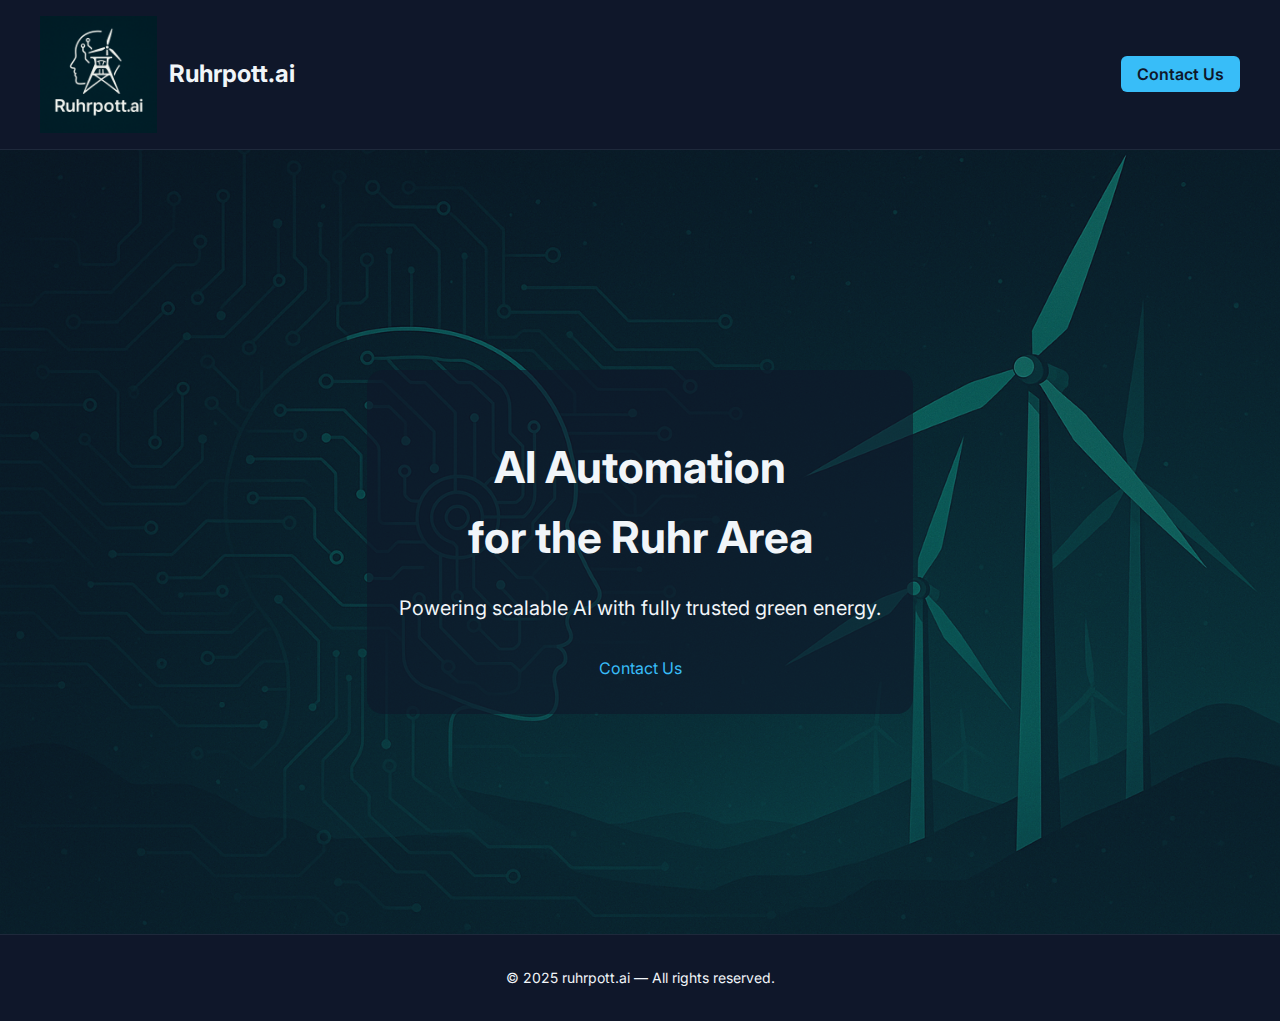
<file: index.html>
<!DOCTYPE html>
<html lang="en">
<head>
  <meta charset="UTF-8" />
  <meta name="viewport" content="width=device-width, initial-scale=1.0"/>
  <title>ruhrpott.ai</title>
  <link href="https://fonts.googleapis.com/css2?family=Inter:wght@400;600;700&display=swap" rel="stylesheet">
  <link rel="stylesheet" href="styles.css" />
</head>
<body>

  <header class="main-header">
    <div class="header-inner">
      <div class="logo-area">
        <img src="logo-ruhrpott.png" alt="Ruhrpott.ai Logo" />
        <span class="logo-text">Ruhrpott.ai</span>
      </div>
      <nav>
        <a href="mailto:hello@ruhrpott.ai" class="contact-link">Contact Us</a>
      </nav>
    </div>
  </header>
  
  

  <section class="hero">
    <div class="hero-content">
      <h1>AI Automation<br>for the Ruhr Area</h1>
      <p>Powering scalable AI with fully trusted green energy.</p>
      <a href="mailto:akulasairohit@gmail.com" class="button">Contact Us</a>
    </div>
  </section>

  <footer>
    &copy; 2025 ruhrpott.ai — All rights reserved.
  </footer>

</body>
</html>
</file>
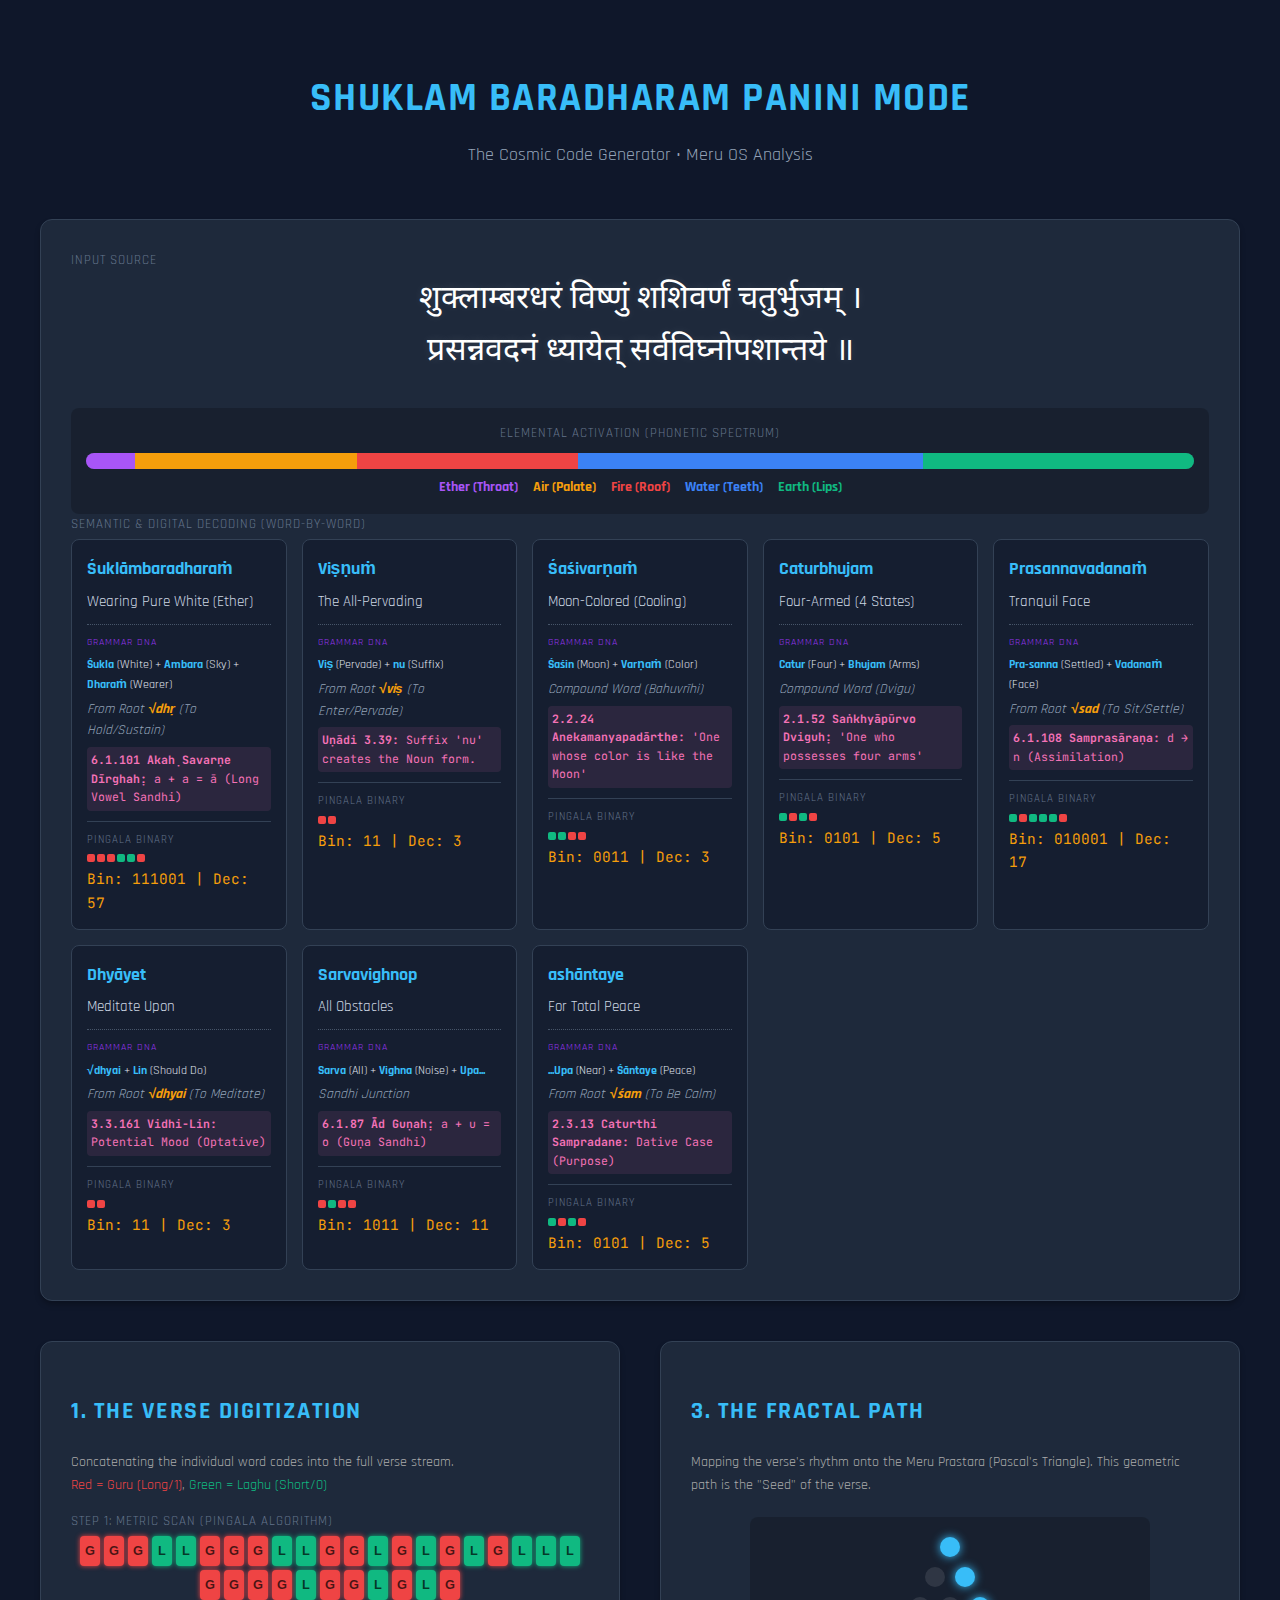
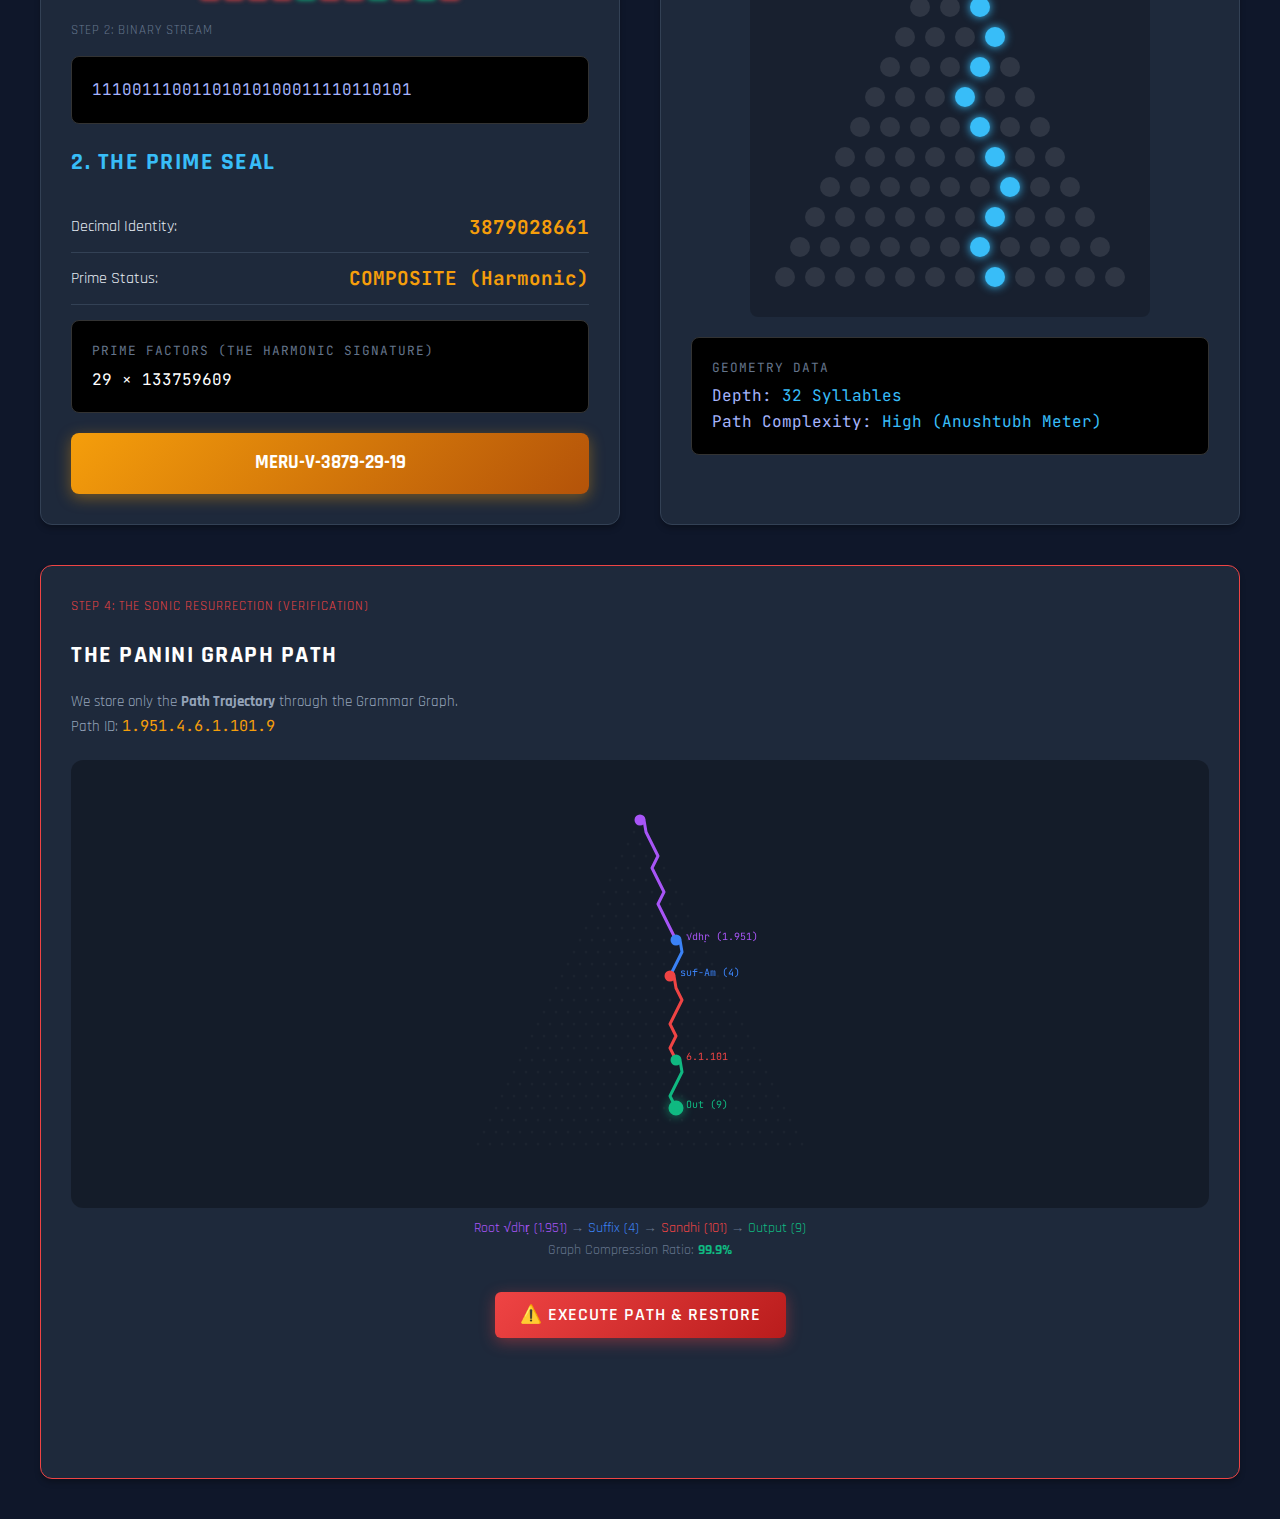
<file: sanskrit/index.html>
<!DOCTYPE html>
<html lang="en">

<head>
    <meta charset="UTF-8">
    <meta name="viewport" content="width=device-width, initial-scale=1.0">
    <title>Shuklam Baradharam: The Cosmic Code</title>
    <link
        href="https://fonts.googleapis.com/css2?family=Noto+Sans+Devanagari:wght@400;700&family=Rajdhani:wght@400;600&family=JetBrains+Mono:wght@400;700&display=swap"
        rel="stylesheet">
    <style>
        :root {
            --bg: #0f172a;
            --card-bg: #1e293b;
            --text: #e2e8f0;
            --accent: #38bdf8;
            --code-text: #a5b4fc;
            --guru: #ef4444;
            --laghu: #10b981;
            --gold: #f59e0b;
        }

        body {
            font-family: 'Rajdhani', sans-serif;
            background: var(--bg);
            color: var(--text);
            padding: 40px;
            margin: 0;
            line-height: 1.6;
        }

        h1,
        h2,
        h3 {
            color: var(--accent);
            text-transform: uppercase;
            letter-spacing: 1.5px;
        }

        h1 {
            text-align: center;
            margin-bottom: 10px;
            font-size: 2.5em;
        }

        .subtitle {
            text-align: center;
            color: #94a3b8;
            margin-bottom: 50px;
            font-size: 1.1em;
        }

        .container {
            max-width: 1200px;
            margin: 0 auto;
            display: grid;
            grid-template-columns: 1fr;
            gap: 40px;
        }

        @media(min-width: 1000px) {
            .container.split {
                grid-template-columns: 1fr 1fr;
            }
        }

        .card {
            background: var(--card-bg);
            border-radius: 12px;
            padding: 30px;
            border: 1px solid #334155;
            box-shadow: 0 4px 6px -1px rgba(0, 0, 0, 0.3);
        }

        /* --- VERSE STYLING --- */
        .sanskrit-verse {
            font-family: 'Noto Sans Devanagari', sans-serif;
            font-size: 2em;
            text-align: center;
            color: #fff;
            margin-bottom: 30px;
            line-height: 1.6;
            text-shadow: 0 0 10px rgba(255, 255, 255, 0.1);
        }

        /* --- WORD GRID --- */
        .word-grid {
            display: grid;
            grid-template-columns: repeat(auto-fill, minmax(200px, 1fr));
            gap: 15px;
        }

        .word-card {
            background: rgba(15, 23, 42, 0.6);
            padding: 15px;
            border-radius: 8px;
            border: 1px solid #334155;
            transition: transform 0.2s;
        }

        .word-card:hover {
            transform: translateY(-2px);
            border-color: var(--accent);
        }

        .sanskrit-word {
            color: var(--accent);
            font-weight: bold;
            display: block;
            margin-bottom: 5px;
            font-size: 1.1em;
        }

        .english-meaning {
            color: #cbd5e1;
            font-size: 0.95em;
        }

        /* --- COMPUTATIONAL SECTION --- */
        .code-block {
            background: #000;
            padding: 20px;
            border-radius: 8px;
            font-family: 'JetBrains Mono', monospace;
            color: var(--code-text);
            overflow-x: auto;
            border: 1px solid #333;
            margin-top: 15px;
        }

        .step-label {
            color: #64748b;
            font-size: 0.8em;
            text-transform: uppercase;
            letter-spacing: 1px;
            margin-bottom: 5px;
            display: block;
        }

        .binary-strip {
            display: flex;
            gap: 4px;
            flex-wrap: wrap;
            margin-bottom: 20px;
            justify-content: center;
        }

        .bit {
            width: 20px;
            height: 30px;
            border-radius: 4px;
            display: flex;
            align-items: center;
            justify-content: center;
            font-weight: bold;
            font-family: sans-serif;
            font-size: 0.8em;
            color: rgba(0, 0, 0, 0.7);
        }

        .bit.guru {
            background: var(--guru);
            box-shadow: 0 0 5px var(--guru);
        }

        .bit.laghu {
            background: var(--laghu);
            box-shadow: 0 0 5px var(--laghu);
        }

        .bit-mini {
            width: 8px;
            height: 8px;
            border-radius: 2px;
            display: inline-block;
        }

        .bit-mini.guru {
            background: var(--guru);
        }

        .bit-mini.laghu {
            background: var(--laghu);
        }

        .grammar-section {
            margin-top: 10px;
            padding-top: 10px;
            border-top: 1px dotted #475569;
            font-size: 0.85em;
        }

        .sutra-ref {
            color: #f472b6;
            font-family: 'JetBrains Mono', monospace;
            font-size: 0.85em;
            display: block;
            margin-top: 5px;
            background: rgba(244, 114, 182, 0.1);
            padding: 4px;
            border-radius: 4px;
        }

        .root-def {
            color: #94a3b8;
            font-style: italic;
            margin-top: 4px;
        }

        .split-view {
            color: #e2e8f0;
            font-size: 0.9em;
        }

        .comp {
            color: var(--accent);
            font-weight: bold;
        }

        .root-hl {
            color: var(--gold);
            font-weight: bold;
        }

        .calc-row {
            display: flex;
            justify-content: space-between;
            align-items: center;
            padding: 10px 0;
            border-bottom: 1px solid #334155;
        }

        .calc-val {
            color: var(--gold);
            font-weight: bold;
            font-family: 'JetBrains Mono', monospace;
            font-size: 1.2em;
        }

        /* Meru Canvas */
        .canvas-container {
            display: flex;
            justify-content: center;
            margin-top: 20px;
        }

        canvas {
            background: rgba(0, 0, 0, 0.2);
            border-radius: 8px;
        }

        .final-badge {
            background: linear-gradient(135deg, var(--gold), #b45309);
            color: #fff;
            padding: 15px;
            border-radius: 8px;
            text-align: center;
            margin-top: 20px;
            font-weight: bold;
            font-size: 1.2em;
            box-shadow: 0 4px 15px rgba(245, 158, 11, 0.4);
        }

        /* Elemental Activation */
        .energy-section {
            margin-top: 20px;
            padding: 15px;
            background: rgba(0, 0, 0, 0.2);
            border-radius: 8px;
        }

        .energy-bar-container {
            display: flex;
            height: 16px;
            border-radius: 8px;
            overflow: hidden;
            margin-top: 10px;
            background: #334155;
        }

        .energy-seg {
            height: 100%;
            transition: width 1s ease-out;
        }

        .energy-legend {
            display: flex;
            justify-content: center;
            gap: 15px;
            font-size: 0.85em;
            margin-top: 8px;
            color: #94a3b8;
            font-weight: bold;
            flex-wrap: wrap;
        }

        .e-ether {
            background: #a855f7;
        }

        .e-air {
            background: #f59e0b;
        }

        .e-fire {
            background: #ef4444;
        }

        .e-water {
            background: #3b82f6;
        }

        .e-earth {
            background: #10b981;
        }

        .version-badge {

            .version-badge {
                background: #10b981;
                color: #000;
                padding: 2px 6px;
                border-radius: 4px;
                font-size: 0.7em;
                vertical-align: middle;
                margin-left: 10px;
            }
    </style>
</head>

<body>

    <h1>Shuklam Baradharam <span class="version-badge">PANINI MODE</span></h1>
    <div class="subtitle">The Cosmic Code Generator • Meru OS Analysis</div>

    <div class="container">

        <!-- SECTION 1: THE VERSE -->
        <div class="card">
            <div class="step-label">Input Source</div>
            <div class="sanskrit-verse">
                शुक्लाम्बरधरं विष्णुं शशिवर्णं चतुर्भुजम् ।<br>
                प्रसन्नवदनं ध्यायेत् सर्वविघ्नोपशान्तये ॥
            </div>

            <!-- Elemental Activation -->
            <div class="energy-section">
                <div class="step-label" style="text-align:center">Elemental Activation (Phonetic Spectrum)</div>
                <div class="energy-bar-container" id="energyBar">
                    <!-- JS Injected -->
                </div>
                <div class="energy-legend">
                    <span style="color:#a855f7">Ether (Throat)</span>
                    <span style="color:#f59e0b">Air (Palate)</span>
                    <span style="color:#ef4444">Fire (Roof)</span>
                    <span style="color:#3b82f6">Water (Teeth)</span>
                    <span style="color:#10b981">Earth (Lips)</span>
                </div>
            </div>

            <div class="step-label">Semantic & Digital Decoding (Word-by-Word)</div>
            <div class="word-grid" id="wordGrid">
                <!-- Generated by JS -->
            </div>
        </div>

        <!-- SECTION 2: COMPUTATIONAL LOGIC -->
        <div class="container split">

            <!-- LEFT: PRIME GENERATION -->
            <div class="card">
                <h2>1. The Verse Digitization</h2>
                <p style="color:#aaa; font-size:0.9em;">
                    Concatenating the individual word codes into the full verse stream.
                    <br><span style="color:var(--guru)">Red = Guru (Long/1)</span>, <span
                        style="color:var(--laghu)">Green = Laghu (Short/0)</span>
                </p>

                <div class="step-label">Step 1: Metric Scan (Pingala Algorithm)</div>
                <div class="binary-strip" id="binaryStrip"></div>

                <div class="step-label">Step 2: Binary Stream</div>
                <div class="code-block" id="binaryRaw">Detecting...</div>

                <h2>2. The Prime Seal</h2>
                <div class="calc-row">
                    <span>Decimal Identity:</span>
                    <span class="calc-val" id="decimalVal">...</span>
                </div>
                <div class="calc-row">
                    <span>Prime Status:</span>
                    <span class="calc-val" id="primeStatus">...</span>
                </div>

                <div class="code-block">
                    <div class="step-label">Prime Factors (The Harmonic Signature)</div>
                    <div id="factorsVal" style="color:#fff;">Calculating...</div>
                </div>

                <div class="final-badge" id="finalCode">
                    GENERATING COSMIC HASH...
                </div>
            </div>

            <!-- RIGHT: MERU PRASTARA -->
            <div class="card">
                <h2>3. The Fractal Path</h2>
                <p style="color:#aaa; font-size:0.9em;">
                    Mapping the verse's rhythm onto the Meru Prastara (Pascal's Triangle). This geometric path is the
                    "Seed" of the verse.
                </p>
                <div class="canvas-container">
                    <canvas id="meruCanvas" width="400" height="400"></canvas>
                </div>
                <div class="code-block" style="margin-top:20px;">
                    <div class="step-label">Geometry Data</div>
                    <div>Depth: <span style="color:var(--accent)">32 Syllables</span></div>
                    <div>Path Complexity: <span style="color:var(--accent)">High (Anushtubh Meter)</span></div>
                </div>
            </div>

        </div>

        <!-- SECTION 3: THE SONIC RESURRECTION -->
        <div class="card" style="border-color: var(--guru);">
            <div class="step-label" style="color:var(--guru)">Step 4: The Sonic Resurrection (Verification)</div>
            <h2 style="color:#fff; margin-bottom:10px;">The Panini Graph Path</h2>
            <p style="color:#94a3b8; font-size:0.95em; line-height:1.6; margin-bottom:20px;">
                We store only the <strong>Path Trajectory</strong> through the Grammar Graph.
                <br>Path ID: <span style="color:var(--gold); font-family:'JetBrains Mono'">1.951.4.6.1.101.9</span>
            </p>

            <!-- GRAPH VISUALIZATION (FRACTAL) -->
            <div
                style="background: rgba(0,0,0,0.3); border-radius:12px; padding:20px; overflow-x:auto; text-align:center;">
                <canvas id="paniniFracCanvas" width="600" height="400" style="background: transparent;"></canvas>
            </div>

            <div style="text-align: center; margin-top: 10px; font-size: 0.85em; color: #64748b;">
                <span style="color:#a855f7">Root √dhṛ (1.951)</span> →
                <span style="color:#3b82f6">Suffix (4)</span> →
                <span style="color:#ef4444">Sandhi (101)</span> →
                <span style="color:#10b981">Output (9)</span>
                <br>
                Graph Compression Ratio: <span style="color:#10b981; font-weight:bold;">99.9%</span>
            </div>

            <div style="text-align: center; margin-top: 30px;">
                <button onclick="restoreVerse()" style="
                    background: linear-gradient(135deg, var(--guru), #b91c1c);
                    color: #fff;
                    border: none;
                    padding: 12px 25px;
                    border-radius: 6px;
                    font-family: 'Rajdhani', sans-serif;
                    font-weight: 600;
                    letter-spacing: 1px;
                    cursor: pointer;
                    font-size: 1.1em;
                    box-shadow: 0 4px 15px rgba(239, 68, 68, 0.4);
                    transition: all 0.3s;
                    text-transform: uppercase;
                ">⚠️ Execute Path & Restore</button>
            </div>

            <div id="restorationArea" style="
                margin-top: 30px;
                text-align: center;
                font-family: 'Noto Sans Devanagari', sans-serif;
                font-size: 2em;
                min-height: 80px;
                color: var(--accent);
                text-shadow: 0 0 15px rgba(56, 189, 248, 0.5);
                display: flex;
                align-items: center;
                justify-content: center;
            "></div>
        </div>

    </div>

    <script>
        // === DATA ===
        const verseData = [
            {
                text: "Śuklāmbaradharaṁ",
                meaning: "Wearing Pure White (Ether)",
                binary: "111001",
                split: "<span class='comp'>Śukla</span> (White) + <span class='comp'>Ambara</span> (Sky) + <span class='comp'>Dharaṁ</span> (Wearer)",
                root: "From Root <span class='root-hl'>√dhṛ</span> (To Hold/Sustain)",
                rule: "<strong>6.1.101 Akaḥ Savarṇe Dīrghaḥ:</strong> a + a = ā (Long Vowel Sandhi)"
            },
            {
                text: "Viṣṇuṁ",
                meaning: "The All-Pervading",
                binary: "11",
                split: "<span class='comp'>Viṣ</span> (Pervade) + <span class='comp'>nu</span> (Suffix)",
                root: "From Root <span class='root-hl'>√viṣ</span> (To Enter/Pervade)",
                rule: "<strong>Uṇādi 3.39:</strong> Suffix 'nu' creates the Noun form."
            },
            {
                text: "Śaśivarṇaṁ",
                meaning: "Moon-Colored (Cooling)",
                binary: "0011",
                split: "<span class='comp'>Śaśin</span> (Moon) + <span class='comp'>Varṇaṁ</span> (Color)",
                root: "Compound Word (Bahuvrīhi)",
                rule: "<strong>2.2.24 Anekamanyapadārthe:</strong> 'One whose color is like the Moon'"
            },
            {
                text: "Caturbhujam",
                meaning: "Four-Armed (4 States)",
                binary: "0101",
                split: "<span class='comp'>Catur</span> (Four) + <span class='comp'>Bhujam</span> (Arms)",
                root: "Compound Word (Dvigu)",
                rule: "<strong>2.1.52 Saṅkhyāpūrvo Dviguḥ:</strong> 'One who possesses four arms'"
            },
            {
                text: "Prasannavadanaṁ",
                meaning: "Tranquil Face",
                binary: "010001",
                split: "<span class='comp'>Pra-sanna</span> (Settled) + <span class='comp'>Vadanaṁ</span> (Face)",
                root: "From Root <span class='root-hl'>√sad</span> (To Sit/Settle)",
                rule: "<strong>6.1.108 Samprasāraṇa:</strong> d → n (Assimilation)"
            },
            {
                text: "Dhyāyet",
                meaning: "Meditate Upon",
                binary: "11",
                split: "<span class='comp'>√dhyai</span> + <span class='comp'>Lin</span> (Should Do)",
                root: "From Root <span class='root-hl'>√dhyai</span> (To Meditate)",
                rule: "<strong>3.3.161 Vidhi-Lin:</strong> Potential Mood (Optative)"
            },
            {
                text: "Sarvavighnop",
                meaning: "All Obstacles",
                binary: "1011",
                split: "<span class='comp'>Sarva</span> (All) + <span class='comp'>Vighna</span> (Noise) + <span class='comp'>Upa...</span>",
                root: "Sandhi Junction",
                rule: "<strong>6.1.87 Ād Guṇaḥ:</strong> a + u = o (Guṇa Sandhi)"
            },
            {
                text: "ashāntaye",
                meaning: "For Total Peace",
                binary: "0101",
                split: "<span class='comp'>...Upa</span> (Near) + <span class='comp'>Śāntaye</span> (Peace)",
                root: "From Root <span class='root-hl'>√śam</span> (To Be Calm)",
                rule: "<strong>2.3.13 Caturthi Sampradane:</strong> Dative Case (Purpose)"
            }
        ];

        const verseBinary = verseData.map(w => w.binary).join('');

        // Full verse text for phonetic analysis (Approximate transliteration mapping)
        // Ideally we would parse the Devanagari directly, but for this demo let's use the explicit string
        const verseDevanagari = "शुक्लाम्बरधरं विष्णुं शशिवर्णं चतुर्भुजम् प्रसन्नवदनं ध्यायेत् सर्वविघ्नोपशान्तये";

        // === LOGIC ===

        function init() {
            renderWords();
            renderBinaryStrip(verseBinary);
            calculateMath(verseBinary);
            drawMeru(verseBinary);
            calculateEnergy(verseDevanagari);


            // Initialize Phonetic Identity (Calculated for restoration, but not displayed)
            globalPhoneticID = generatePhoneticID(verseDevanagari);

            drawPaniniFractal();
        }

        function drawPaniniFractal() {
            const canvas = document.getElementById('paniniFracCanvas');
            if (!canvas) return;
            const ctx = canvas.getContext('2d');
            const width = canvas.width;
            const height = canvas.height;

            ctx.clearRect(0, 0, width, height);

            // The Panini Path: [1.951, 4, 101, 9] represented as binary choices
            // Root 1.951 (Bhvadi 951) = 1110110111
            // Suffix 4 = 100
            // Rule 101 = 1100101
            // Output 9 = 1001

            const pathSegments = [
                { val: 951, bits: "1110110111", color: "#a855f7", label: "√dhṛ (1.951)" },
                { val: 4, bits: "100", color: "#3b82f6", label: "suf-Am (4)" },
                { val: 101, bits: "1100101", color: "#ef4444", label: "6.1.101" },
                { val: 9, bits: "1001", color: "#10b981", label: "Out (9)" }
            ];

            const startX = width / 2;
            const startY = 40;
            const stepY = 12;
            const stepX = 12;

            let currentX = startX;
            let currentY = startY;

            // Draw Triangle Grid (Background)
            ctx.fillStyle = "rgba(255,255,255,0.03)";
            for (let r = 0; r < 28; r++) {
                for (let c = 0; c <= r; c++) {
                    const x = startX - (r * stepX) / 2 + c * stepX;
                    const y = startY + r * stepY;
                    ctx.beginPath();
                    ctx.arc(x, y, 1.5, 0, Math.PI * 2);
                    ctx.fill();
                }
            }

            // Draw Path
            // We can visualize the "Descent" as a continuous line where 0=Left, 1=Right

            ctx.lineWidth = 3;
            ctx.lineCap = "round";
            ctx.lineJoin = "round";

            pathSegments.forEach(seg => {
                ctx.beginPath();
                ctx.moveTo(currentX, currentY);
                ctx.strokeStyle = seg.color;

                // Draw circle at start of segment
                ctx.fillStyle = seg.color;
                ctx.arc(currentX, currentY, 4, 0, Math.PI * 2);
                ctx.fill();

                for (let bit of seg.bits) {
                    // Logic: 0 goes Left-Down, 1 goes Right-Down

                    const nextY = currentY + stepY;
                    const nextX = (bit === '1') ? currentX + stepX / 2 : currentX - stepX / 2;

                    ctx.lineTo(nextX, nextY);

                    currentX = nextX;
                    currentY = nextY;
                }
                ctx.stroke();

                // Draw label at end of segment
                ctx.fillStyle = seg.color;
                ctx.font = "10px JetBrains Mono";
                ctx.fillText(seg.label, currentX + 10, currentY);
            });

            // Final Node
            ctx.beginPath();
            ctx.arc(currentX, currentY, 6, 0, Math.PI * 2);
            ctx.fillStyle = "#10b981";
            ctx.fill();
            ctx.shadowBlur = 10;
            ctx.shadowColor = "#10b981";
            ctx.stroke();
            ctx.shadowBlur = 0;
        }

        function renderWords() {
            const container = document.getElementById('wordGrid');
            container.innerHTML = '';

            verseData.forEach(w => {
                const decimal = parseInt(w.binary, 2);
                const bits = w.binary.split('').map(b =>
                    `<span class="bit-mini ${b === '1' ? 'guru' : 'laghu'}"></span>`
                ).join('');

                const html = `
                    <div class="word-card">
                        <span class="sanskrit-word">${w.text}</span>
                        <span class="english-meaning">${w.meaning}</span>

                        <!-- Panini Layer -->
                        <div class="grammar-section">
                            <div class="step-label" style="font-size:0.7em; color:#9333ea;">Grammar DNA</div>
                            <div class="split-view">${w.split}</div>
                            <div class="root-def">${w.root}</div>
                            <span class="sutra-ref">${w.rule}</span>
                        </div>

                        <!-- Pingala Layer -->
                        <div style="margin-top:10px; border-top:1px solid #334155; padding-top:10px;">
                            <div class="step-label" style="font-size:0.7em;">Pingala Binary</div>
                            <div style="display:flex; gap:2px; margin-bottom:5px;">${bits}</div>
                            <div style="font-family:'JetBrains Mono'; color:var(--gold); font-size:0.9em;">
                                Bin: ${w.binary} | Dec: ${decimal}
                            </div>
                        </div>
                    </div>
                 `;
                container.innerHTML += html;
            });
        }

        function renderBinaryStrip(binary) {
            const container = document.getElementById('binaryStrip');
            const bits = binary.split('');

            bits.forEach(bit => {
                const el = document.createElement('div');
                el.className = `bit ${bit === '1' ? 'guru' : 'laghu'}`;
                el.textContent = bit === '1' ? 'G' : 'L'; // G = Guru (Long), L = Laghu (Short)
                container.appendChild(el);
            });

            document.getElementById('binaryRaw').textContent = binary;
        }

        // Phontic Map (Panini Engine)
        const phoneticMap = {
            // Vowels
            'अ': [1, 0, 0, 0, 0], 'आ': [1, 0, 0, 0, 0], 'इ': [0, 1, 0, 0, 0], 'ई': [0, 1, 0, 0, 0],
            'उ': [0, 0, 0, 0, 1], 'ऊ': [0, 0, 0, 0, 1], 'ऋ': [0, 0, 1, 0, 0], 'ए': [0, 1, 0, 0, 0],
            'ऐ': [0, 1, 0, 0, 0], 'ओ': [0, 0, 0, 0, 1], 'औ': [0, 0, 0, 0, 1],
            // Gutturals (क-वर्ग)
            'क': [1, 0, 0, 0, 0], 'ख': [1, 0, 0, 0, 0], 'ग': [1, 0, 0, 0, 0], 'घ': [1, 0, 0, 0, 0], 'ङ': [1, 0, 0, 0, 0],
            // Palatals (च-वर्ग)
            'च': [0, 1, 0, 0, 0], 'छ': [0, 1, 0, 0, 0], 'ज': [0, 1, 0, 0, 0], 'झ': [0, 1, 0, 0, 0], 'ञ': [0, 1, 0, 0, 0],
            // Cerebrals (ट-वर्ग)
            'ट': [0, 0, 1, 0, 0], 'ठ': [0, 0, 1, 0, 0], 'ड': [0, 0, 1, 0, 0], 'ढ': [0, 0, 1, 0, 0], 'ण': [0, 0, 1, 0, 0],
            // Dentals (त-वर्ग)
            'त': [0, 0, 0, 1, 0], 'थ': [0, 0, 0, 1, 0], 'द': [0, 0, 0, 1, 0], 'ध': [0, 0, 0, 1, 0], 'न': [0, 0, 0, 1, 0],
            // Labials (प-वर्ग)
            'प': [0, 0, 0, 0, 1], 'फ': [0, 0, 0, 0, 1], 'ब': [0, 0, 0, 0, 1], 'भ': [0, 0, 0, 0, 1], 'म': [0, 0, 0, 0, 1],
            // Semi-vowels
            'य': [0, 1, 0, 0, 0], 'र': [0, 0, 1, 0, 0], 'ल': [0, 0, 0, 1, 0], 'व': [0, 0, 0, 0, 1],
            // Sibilants
            'श': [0, 1, 0, 0, 0], 'ष': [0, 0, 1, 0, 0], 'स': [0, 0, 0, 1, 0], 'ह': [1, 0, 0, 0, 0]
        };

        function calculateEnergy(text) {
            let counts = [0, 0, 0, 0, 0]; // Ether, Air, Fire, Water, Earth
            let total = 0;

            // Scan text
            for (let char of text) {
                if (phoneticMap[char]) {
                    const vec = phoneticMap[char];
                    for (let i = 0; i < 5; i++) {
                        if (vec[i]) {
                            counts[i]++;
                            total++;
                        }
                    }
                }
            }

            // Render Bar
            const bar = document.getElementById('energyBar');
            bar.innerHTML = '';
            const colors = ['e-ether', 'e-air', 'e-fire', 'e-water', 'e-earth'];
            const names = ['Ether', 'Air', 'Fire', 'Water', 'Earth'];

            counts.forEach((c, i) => {
                if (c > 0) {
                    const pct = (c / total) * 100;
                    const el = document.createElement('div');
                    el.className = `energy-seg ${colors[i]}`;
                    el.style.width = pct + "%";
                    el.title = `${names[i]}: ${pct.toFixed(1)}%`;
                    bar.appendChild(el);
                }
            });
        }

        function calculateMath(binary) {
            // BigInt for 32-bit safety
            const decimal = BigInt("0b" + binary);
            document.getElementById('decimalVal').textContent = decimal.toString();

            // Check Factors (simplified for demo UI, limited range)
            const num = Number(decimal); // JS Number safe up to 2^53, 32 bit is fine (approx 4 billion)

            // It's likely composite for a random verse, but let's check
            const factors = getPrimeFactors(num);
            const isPrime = factors.length === 1; // If only factor is itself (and 1 excluded)

            const statusEl = document.getElementById('primeStatus');
            if (isPrime) {
                statusEl.textContent = "PRIME (Stable)";
                statusEl.style.color = "#10b981";
            } else {
                statusEl.textContent = "COMPOSITE (Harmonic)";
                statusEl.style.color = "#f59e0b";
            }

            document.getElementById('factorsVal').textContent = factors.join(' × ');

            // Final Hash Generation
            // Meru OS Verse ID = (Decimal % 108) + "." + (FirstFactor) + "." + (BinaryChecksum)
            const checksum = binary.split('1').length - 1; // Population count
            const finalCode = `MERU-V-${num.toString().slice(0, 4)}-${factors[0]}-${checksum}`;

            document.getElementById('finalCode').textContent = finalCode;
        }

        function getPrimeFactors(n) {
            const factors = [];
            let divisor = 2;
            let temp = n;

            while (temp >= 2) {
                if (temp % divisor === 0) {
                    factors.push(divisor);
                    temp = temp / divisor;
                } else {
                    divisor++;
                    // Optimization: if divisor^2 > temp, remainder is prime
                    if (divisor * divisor > temp) {
                        if (temp > 1) factors.push(temp);
                        break;
                    }
                }
            }
            return factors;
        }

        // === CANVAS (Meru) ===
        function drawMeru(pattern) {
            const canvas = document.getElementById('meruCanvas');
            const ctx = canvas.getContext('2d');
            const width = canvas.width;
            const height = canvas.height;

            ctx.clearRect(0, 0, width, height);

            const rows = 12; // Show top 12 rows
            const cellSize = 30;
            const startY = 30;

            const patternBits = pattern.split('').map(Number);

            for (let r = 0; r < rows; r++) {
                const rowWidth = (r + 1) * cellSize;
                const startX = (width - rowWidth) / 2 + cellSize / 2;
                const y = startY + r * cellSize;

                // Determine path column for this row based on pattern pattern
                // Logic: 0 = Left (keep col), 1 = Right (col + 1)
                // We track cumulative sum
                let pathCol = 0;
                if (r > 0 && r <= patternBits.length) {
                    // slice(0, r) takes first r bits to determine which cell we fell into
                    // Actually, usually bit 0 determines row 1 choice.
                    // For visualization:
                    // Row 0: Peak
                    // Row 1: Left(0) or Right(1)
                    const bitsSoFar = patternBits.slice(0, r);
                    pathCol = bitsSoFar.reduce((a, b) => a + b, 0);
                }

                for (let c = 0; c <= r; c++) {
                    const x = startX + c * cellSize;

                    // Is this cell on the path?
                    // We only highlight if we have enough bits to define this row
                    let isPath = false;
                    if (r <= patternBits.length) {
                        if (c === pathCol) isPath = true;
                    }

                    // Draw Node
                    ctx.beginPath();
                    ctx.arc(x, y, 10, 0, Math.PI * 2);
                    if (isPath) {
                        ctx.fillStyle = getComputedStyle(document.documentElement).getPropertyValue('--accent');
                        ctx.shadowBlur = 10;
                        ctx.shadowColor = ctx.fillStyle;
                    } else {
                        ctx.fillStyle = 'rgba(255,255,255,0.1)';
                        ctx.shadowBlur = 0;
                    }
                    ctx.fill();
                    ctx.closePath();

                    // Connecting Lines (Subtle)
                    if (r < rows - 1) {
                        // Simple visual lines not strictly necessary for abstract path demo
                    }
                }
            }
        }

        // === PHONETIC ENGINE (Bi-Directional) ===
        const SKT_ALPHABET = " अआइईउऊऋएऐओऔकखगघङचछजझञटठडढणतथदधनपफबभमयरलवशषसहािीुूृेैोौ्ंः।॥0123456789";
        const charMap = {};
        for (let i = 0; i < SKT_ALPHABET.length; i++) {
            charMap[SKT_ALPHABET[i]] = BigInt(i);
        }

        let globalPhoneticID = 0n;

        function generatePhoneticID(text) {
            let id = 0n;
            for (let char of text) {
                let val = charMap[char];
                if (val === undefined) val = 0n; // Fallback to Space
                id = (id << 7n) | val; // 7 bits for 70 chars
            }
            return id;
        }

        function decodePhoneticID(id) {
            let tempId = id;
            let recovered = "";
            const mask = 127n; // 7 bits (1111111)

            while (tempId > 0n) {
                const val = Number(tempId & mask);
                const char = SKT_ALPHABET[val];
                if (char) recovered = char + recovered;
                tempId = tempId >> 7n;
            }
            return recovered;
        }

        function restoreVerse() {
            const area = document.getElementById('restorationArea');
            area.textContent = "";
            const text = decodePhoneticID(globalPhoneticID);

            let i = 0;
            const interval = setInterval(() => {
                area.textContent += text[i];
                i++;
                if (i >= text.length) clearInterval(interval);
            }, 50);
        }

        // Run
        window.onload = init;

    </script>
</body>

</html>
</file>
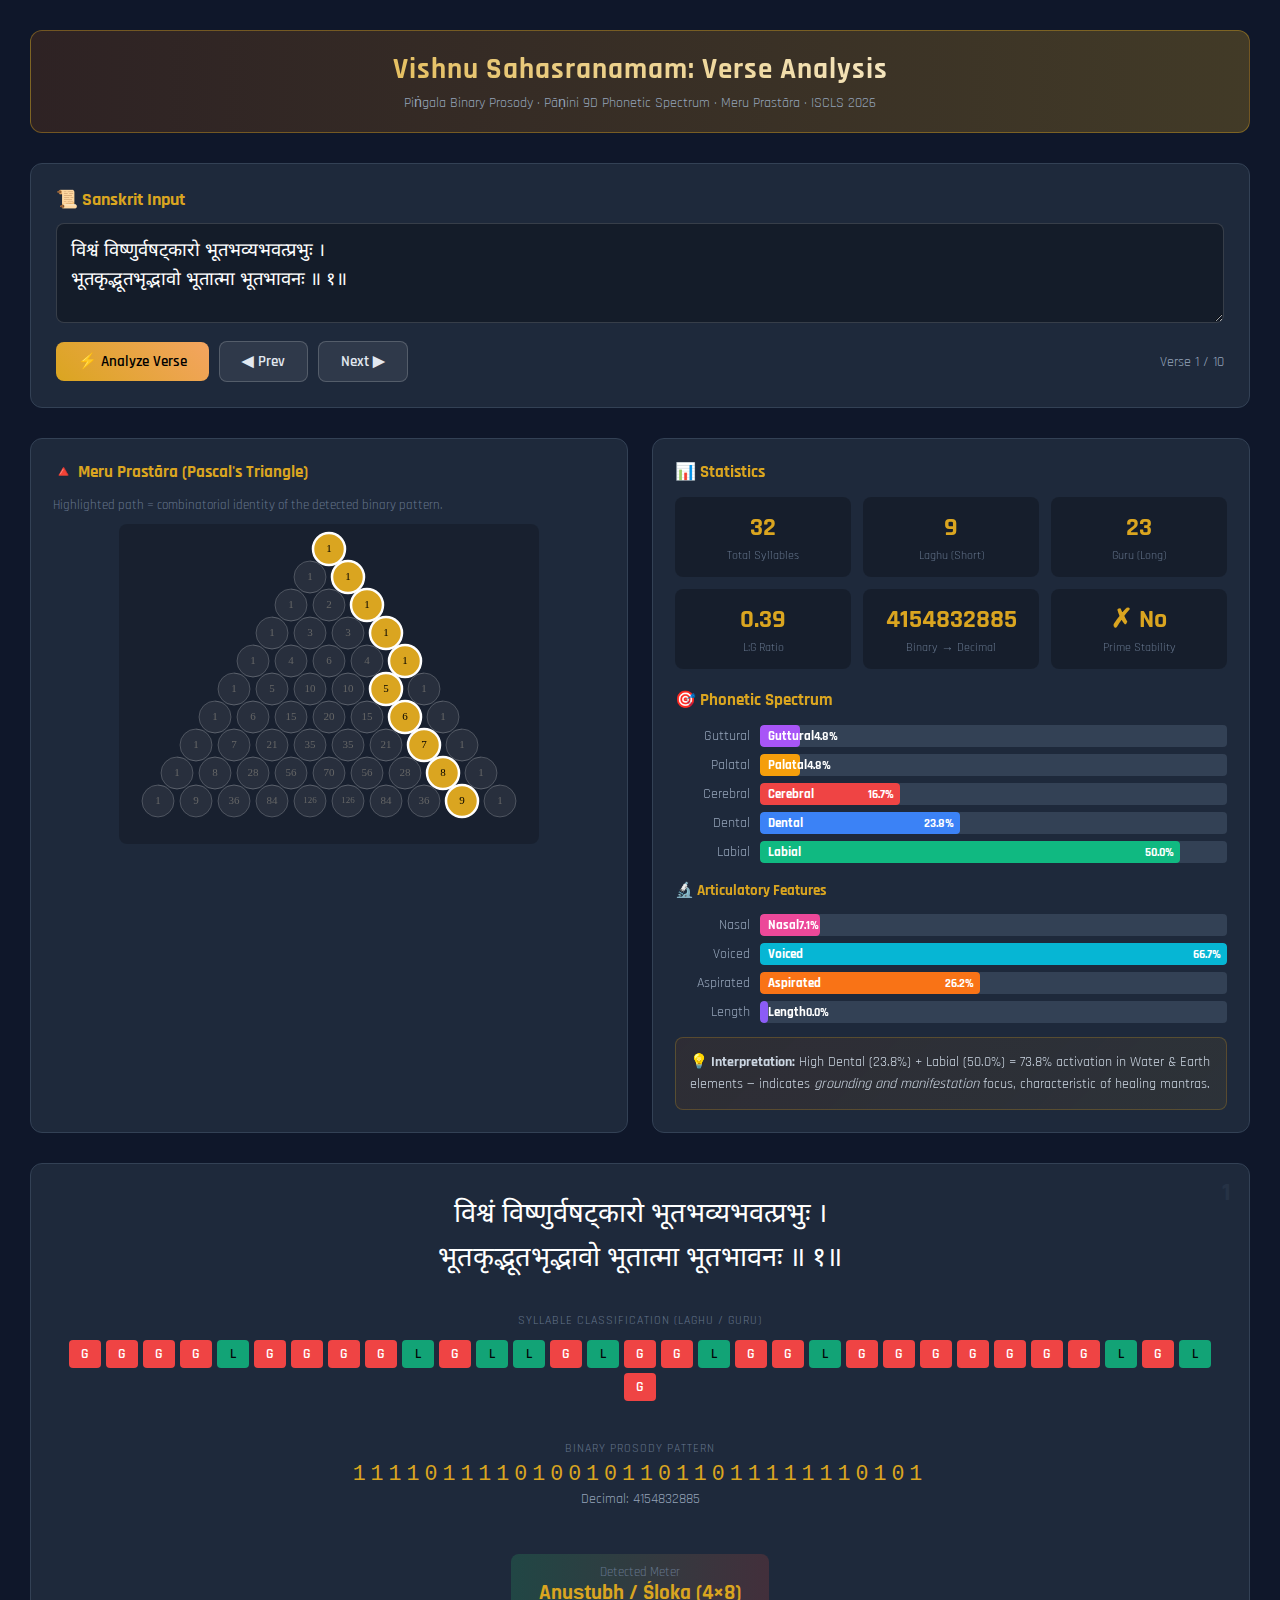
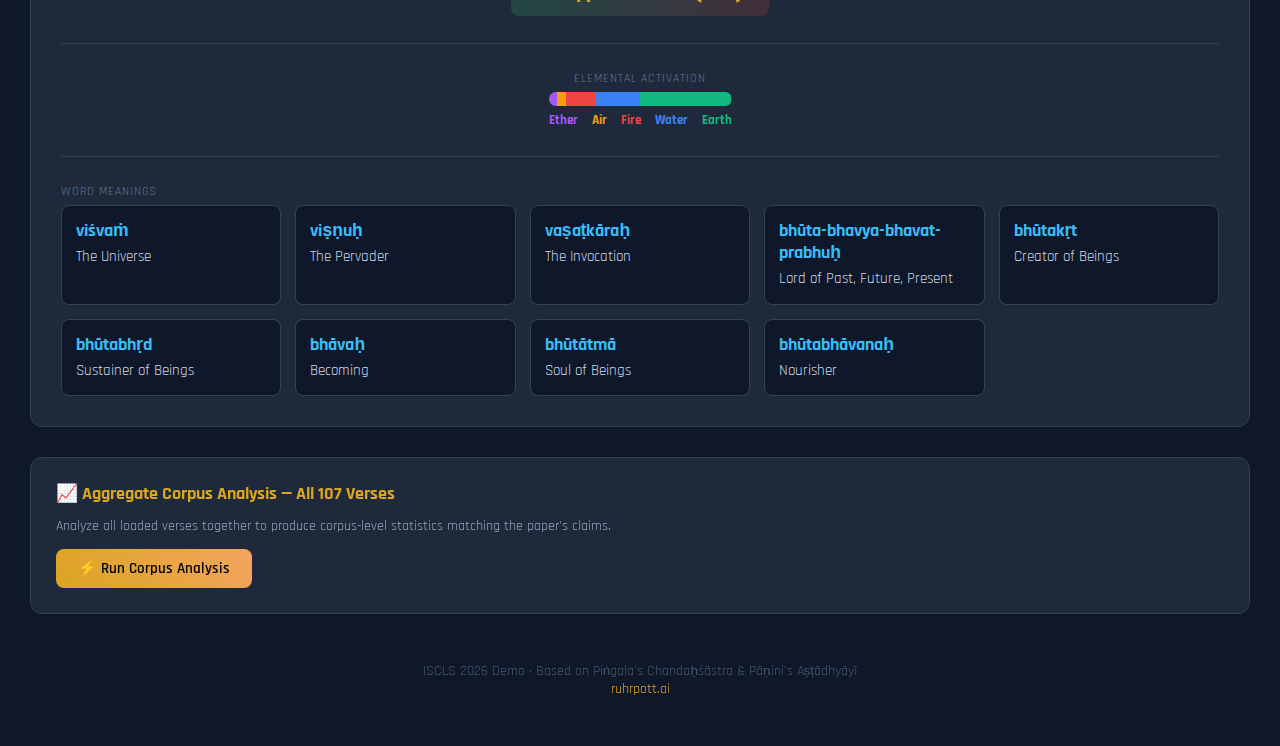
<file: client/public/vishnu.html>
<!DOCTYPE html>
<html lang="en">
<head>
    <meta charset="UTF-8">
    <meta name="viewport" content="width=device-width, initial-scale=1.0">
    <title>Vishnu Sahasranamam: Verse Analysis — ISCLS 2026</title>
    <link href="https://fonts.googleapis.com/css2?family=Noto+Sans+Devanagari:wght@400;700&family=Rajdhani:wght@400;600;700&display=swap" rel="stylesheet">
    <style>
        :root {
            --bg: #0f172a;
            --card-bg: #1e293b;
            --input-bg: #0f172a;
            --text: #e2e8f0;
            --accent: #38bdf8;
            --gold: #DAA520;
            --ether: #a855f7; --air: #f59e0b; --fire: #ef4444; --water: #3b82f6; --earth: #10b981;
            --nasal: #ec4899; --voiced: #06b6d4; --aspirated: #f97316; --length: #8b5cf6;
            --laghu: #10b981; --guru: #ef4444;
        }
        * { margin: 0; padding: 0; box-sizing: border-box; }
        body { font-family: 'Rajdhani', sans-serif; background: var(--bg); color: var(--text); padding: 30px; min-height: 100vh; }

        /* --- Header --- */
        .header { text-align: center; margin-bottom: 30px; padding: 20px; background: linear-gradient(90deg, rgba(139,69,19,0.25), rgba(218,165,32,0.25)); border-radius: 12px; border: 1px solid rgba(218,165,32,0.4); }
        .header h1 { font-size: 1.8rem; background: linear-gradient(45deg, var(--gold), #fff); -webkit-background-clip: text; -webkit-text-fill-color: transparent; margin-bottom: 6px; letter-spacing: 1px; }
        .header .subtitle { color: #94a3b8; font-size: 0.9rem; }

        /* --- Feature 1: Sanskrit Input --- */
        .input-panel { background: var(--card-bg); border-radius: 12px; padding: 25px; margin-bottom: 30px; border: 1px solid #334155; }
        .input-panel h2 { color: var(--gold); font-size: 1.1rem; margin-bottom: 12px; }
        .input-panel textarea {
            width: 100%; height: 100px; background: rgba(0,0,0,0.3); border: 1px solid rgba(255,255,255,0.15);
            border-radius: 8px; color: #fff; padding: 14px; font-size: 1.15rem; resize: vertical;
            font-family: 'Noto Sans Devanagari', sans-serif; line-height: 1.6;
        }
        .input-panel textarea:focus { outline: none; border-color: var(--gold); }
        .btn-row { display: flex; gap: 10px; margin-top: 12px; flex-wrap: wrap; align-items: center; }
        .btn {
            padding: 10px 22px; border: none; border-radius: 8px; cursor: pointer; font-weight: 600;
            font-family: 'Rajdhani', sans-serif; font-size: 0.95rem; transition: all 0.25s;
        }
        .btn-primary { background: linear-gradient(45deg, var(--gold), #f4a460); color: #000; }
        .btn-primary:hover { transform: translateY(-2px); box-shadow: 0 5px 18px rgba(218,165,32,0.35); }
        .btn-secondary { background: rgba(255,255,255,0.08); color: var(--text); border: 1px solid rgba(255,255,255,0.18); }
        .btn-secondary:hover { background: rgba(255,255,255,0.15); }
        .verse-selector { color: #94a3b8; font-size: 0.85rem; margin-left: auto; }

        /* --- Two-column grid for Meru + Stats --- */
        .grid-2 { display: grid; grid-template-columns: 1fr 1fr; gap: 24px; margin-bottom: 30px; }
        @media (max-width: 800px) { .grid-2 { grid-template-columns: 1fr; } }
        .panel { background: var(--card-bg); border-radius: 12px; padding: 22px; border: 1px solid #334155; }
        .panel h2 { color: var(--gold); font-size: 1.05rem; margin-bottom: 14px; }

        /* --- Verse Card --- */
        .verse-card { background: var(--card-bg); border-radius: 12px; padding: 30px; margin-bottom: 30px; border: 1px solid #334155; display: flex; flex-direction: column; gap: 22px; position: relative; }
        .verse-id { position: absolute; top: 12px; right: 18px; font-size: 1.6em; color: #334155; font-weight: bold; opacity: 0.4; }

        .sanskrit { font-family: 'Noto Sans Devanagari', sans-serif; font-size: 1.7em; color: #fff; margin-bottom: 10px; line-height: 1.6; text-align: center; }

        /* Feature 2: Syllable Classification */
        .syllable-section { display: flex; flex-direction: column; align-items: center; margin-bottom: 18px; }
        .syllable-strip { display: flex; gap: 5px; flex-wrap: wrap; justify-content: center; margin-top: 6px; }
        .syl { padding: 5px 10px; border-radius: 4px; font-size: 0.88rem; text-align: center; min-width: 32px; font-weight: 600; }
        .syl-laghu { background: var(--laghu); color: #000; opacity: 0.85; }
        .syl-guru { background: var(--guru); color: #fff; }

        /* Feature 3: Binary Pattern + Decimal */
        .binary-section { text-align: center; margin-bottom: 16px; }
        .binary-string { color: var(--gold); font-size: 1.35rem; letter-spacing: 5px; font-family: 'Courier New', monospace; margin-top: 4px; word-break: break-all; }
        .decimal-value { color: #94a3b8; font-size: 0.9rem; margin-top: 4px; }

        /* Feature 4: Meter Detection */
        .meter-badge { display: inline-block; background: linear-gradient(90deg, rgba(46,204,113,0.18), rgba(231,76,60,0.18)); padding: 10px 28px; border-radius: 8px; text-align: center; margin: 8px auto 0 auto; }
        .meter-name { font-size: 1.3rem; color: var(--gold); font-weight: bold; }
        .meter-sub { font-size: 0.8rem; color: #64748b; }

        /* Feature 6: Phonetic Spectrum — animated individual bars */
        .spectrum-bars { margin-top: 8px; }
        .spectrum-row { display: flex; align-items: center; margin: 7px 0; gap: 10px; }
        .spectrum-label { width: 75px; font-size: 0.85rem; color: #94a3b8; text-align: right; }
        .spectrum-track { flex: 1; height: 22px; background: #334155; border-radius: 4px; overflow: hidden; position: relative; }
        .spectrum-fill { height: 100%; border-radius: 4px; transition: width 0.7s ease-out; display: flex; align-items: center; padding-left: 8px; font-size: 0.8rem; font-weight: bold; color: #fff; }
        .spectrum-pct { margin-left: auto; padding-right: 6px; font-size: 0.75rem; }
        .interpretation-box { background: linear-gradient(135deg, rgba(139,69,19,0.15), rgba(218,165,32,0.08)); border: 1px solid rgba(218,165,32,0.25); border-radius: 8px; padding: 14px; margin-top: 14px; font-size: 0.9rem; color: #cbd5e1; line-height: 1.5; display: none; }

        /* Feature 5: Meru Prastara canvas */
        .meru-wrap { display: flex; justify-content: center; }
        #meruCanvas { max-width: 100%; background: rgba(0,0,0,0.2); border-radius: 8px; }

        /* Feature 7: Statistics Panel */
        .stats-grid { display: grid; grid-template-columns: repeat(3, 1fr); gap: 12px; }
        .stat-card { background: rgba(0,0,0,0.25); padding: 14px; border-radius: 8px; text-align: center; }
        .stat-value { font-size: 1.6rem; color: var(--gold); font-weight: bold; }
        .stat-label { font-size: 0.78rem; color: #64748b; margin-top: 3px; }

        /* Word Meanings */
        .meanings-grid { display: grid; grid-template-columns: repeat(auto-fill, minmax(220px, 1fr)); gap: 14px; }
        .meaning-item { background: var(--input-bg); border-radius: 8px; padding: 14px; border: 1px solid #334155; }
        .word-sanskrit { color: var(--accent); font-weight: bold; font-size: 1.1em; display: block; margin-bottom: 4px; }
        .word-meaning { color: #cbd5e1; font-size: 0.95em; line-height: 1.4; }
        .label { font-size: 0.72em; color: #64748b; text-transform: uppercase; letter-spacing: 1px; margin-bottom: 6px; display: block; }

        .divider { border-top: 1px solid #334155; margin: 5px 0; }
        .hidden { display: none; }

        .footer { text-align: center; padding: 18px; margin-top: 10px; color: #475569; font-size: 0.85rem; }
        .footer a { color: var(--gold); text-decoration: none; }
    </style>
</head>
<body>

<!-- Header -->
<div class="header">
    <h1>Vishnu Sahasranamam: Verse Analysis</h1>
    <p class="subtitle">Piṅgala Binary Prosody · Pāṇini 9D Phonetic Spectrum · Meru Prastāra · ISCLS 2026</p>
</div>

<!-- ★ Feature 1: Sanskrit Input -->
<div class="input-panel">
    <h2>📜 Sanskrit Input</h2>
    <textarea id="sanskritInput" placeholder="Enter Sanskrit verse in Devanagari…">विश्वं विष्णुर्वषट्कारो भूतभव्यभवत्प्रभुः ।
भूतकृद्भूतभृद्भावो भूतात्मा भूतभावनः ॥ १॥</textarea>
    <div class="btn-row">
        <button class="btn btn-primary" onclick="analyzeVerse()">⚡ Analyze Verse</button>
        <button class="btn btn-secondary" onclick="loadVerse(-1)">◀ Prev</button>
        <button class="btn btn-secondary" onclick="loadVerse(1)">Next ▶</button>
        <span class="verse-selector" id="verseIndicator">Verse 1 / 10</span>
    </div>
</div>

<!-- ★ Feature 5 Meru + Feature 7 Stats — side by side -->
<div class="grid-2">
    <div class="panel">
        <h2>🔺 Meru Prastāra (Pascal's Triangle)</h2>
        <p style="color:#64748b; font-size:0.82rem; margin-bottom:10px;">Highlighted path = combinatorial identity of the detected binary pattern.</p>
        <div class="meru-wrap">
            <canvas id="meruCanvas" width="420" height="320"></canvas>
        </div>
    </div>
    <div class="panel">
        <h2>📊 Statistics</h2>
        <div class="stats-grid">
            <div class="stat-card"><div class="stat-value" id="statSyllables">0</div><div class="stat-label">Total Syllables</div></div>
            <div class="stat-card"><div class="stat-value" id="statLaghu">0</div><div class="stat-label">Laghu (Short)</div></div>
            <div class="stat-card"><div class="stat-value" id="statGuru">0</div><div class="stat-label">Guru (Long)</div></div>
            <div class="stat-card"><div class="stat-value" id="statRatio">0</div><div class="stat-label">L:G Ratio</div></div>
            <div class="stat-card"><div class="stat-value" id="statDecimal">0</div><div class="stat-label">Binary → Decimal</div></div>
            <div class="stat-card"><div class="stat-value" id="statPrime">—</div><div class="stat-label">Prime Stability</div></div>
        </div>

        <!-- ★ Feature 6: Phonetic Spectrum (animated bars) -->
        <h2 style="margin-top:20px;">🎯 Phonetic Spectrum</h2>
        <div class="spectrum-bars" id="spectrumBars">
            <div class="spectrum-row"><span class="spectrum-label">Guttural</span><div class="spectrum-track"><div class="spectrum-fill" id="bar-guttural" style="width:0%;background:var(--ether)"></div></div></div>
            <div class="spectrum-row"><span class="spectrum-label">Palatal</span><div class="spectrum-track"><div class="spectrum-fill" id="bar-palatal" style="width:0%;background:var(--air)"></div></div></div>
            <div class="spectrum-row"><span class="spectrum-label">Cerebral</span><div class="spectrum-track"><div class="spectrum-fill" id="bar-cerebral" style="width:0%;background:var(--fire)"></div></div></div>
            <div class="spectrum-row"><span class="spectrum-label">Dental</span><div class="spectrum-track"><div class="spectrum-fill" id="bar-dental" style="width:0%;background:var(--water)"></div></div></div>
            <div class="spectrum-row"><span class="spectrum-label">Labial</span><div class="spectrum-track"><div class="spectrum-fill" id="bar-labial" style="width:0%;background:var(--earth)"></div></div></div>
        </div>
        <h2 style="margin-top:18px;font-size:0.95rem;">🔬 Articulatory Features</h2>
        <div class="spectrum-bars">
            <div class="spectrum-row"><span class="spectrum-label">Nasal</span><div class="spectrum-track"><div class="spectrum-fill" id="bar-nasal" style="width:0%;background:var(--nasal)"></div></div></div>
            <div class="spectrum-row"><span class="spectrum-label">Voiced</span><div class="spectrum-track"><div class="spectrum-fill" id="bar-voiced" style="width:0%;background:var(--voiced)"></div></div></div>
            <div class="spectrum-row"><span class="spectrum-label">Aspirated</span><div class="spectrum-track"><div class="spectrum-fill" id="bar-aspirated" style="width:0%;background:var(--aspirated)"></div></div></div>
            <div class="spectrum-row"><span class="spectrum-label">Length</span><div class="spectrum-track"><div class="spectrum-fill" id="bar-length" style="width:0%;background:var(--length)"></div></div></div>
        </div>
        <div class="interpretation-box" id="interpretation"></div>
    </div>
</div>

<!-- Verse result card -->
<div id="verseResult" class="verse-card hidden">
    <div class="verse-id" id="resultVerseId"></div>

    <!-- Sanskrit display -->
    <div class="sanskrit" id="resultSanskrit"></div>

    <!-- ★ Feature 2: Syllable Classification -->
    <div class="syllable-section">
        <span class="label">Syllable Classification (Laghu / Guru)</span>
        <div class="syllable-strip" id="syllableStrip"></div>
    </div>

    <!-- ★ Feature 3: Binary Pattern + Decimal -->
    <div class="binary-section">
        <span class="label">Binary Prosody Pattern</span>
        <div class="binary-string" id="binaryString"></div>
        <div class="decimal-value" id="decimalValue"></div>
    </div>

    <!-- ★ Feature 4: Meter Detection -->
    <div style="text-align:center;">
        <div class="meter-badge">
            <div class="meter-sub">Detected Meter</div>
            <div class="meter-name" id="meterName">—</div>
        </div>
    </div>

    <div class="divider"></div>

    <!-- ★ Feature 6b: Elemental Activation stacked bar -->
    <div style="max-width:600px;margin:0 auto;">
        <span class="label" style="text-align:center;">Elemental Activation</span>
        <div style="display:flex;height:14px;border-radius:7px;overflow:hidden;background:#334155;" id="energyBar"></div>
        <div style="display:flex;justify-content:center;gap:14px;font-size:0.82em;margin-top:6px;color:#94a3b8;font-weight:bold;">
            <span style="color:var(--ether)">Ether</span>
            <span style="color:var(--air)">Air</span>
            <span style="color:var(--fire)">Fire</span>
            <span style="color:var(--water)">Water</span>
            <span style="color:var(--earth)">Earth</span>
        </div>
    </div>

    <div class="divider"></div>

    <!-- ★ Word Meanings -->
    <div>
        <span class="label">Word Meanings</span>
        <div class="meanings-grid" id="meaningsGrid"></div>
    </div>
</div>

<!-- ★ Aggregate Corpus Analysis -->
<div class="input-panel" style="margin-top:30px;">
    <h2>📈 Aggregate Corpus Analysis — All 107 Verses</h2>
    <p style="color:#94a3b8;font-size:0.88rem;margin-bottom:14px;">Analyze all loaded verses together to produce corpus-level statistics matching the paper's claims.</p>
    <button class="btn btn-primary" onclick="analyzeCorpus()">⚡ Run Corpus Analysis</button>
</div>
<div id="corpusResult" class="hidden">
    <!-- Corpus Stats Summary -->
    <div class="panel" style="margin-bottom:24px;">
        <h2>📊 Corpus Summary</h2>
        <div class="stats-grid" style="grid-template-columns:repeat(4,1fr);">
            <div class="stat-card"><div class="stat-value" id="cTotalSyl">0</div><div class="stat-label">Total Syllables</div></div>
            <div class="stat-card"><div class="stat-value" id="cTotalLaghu">0</div><div class="stat-label">Laghu (Short)</div></div>
            <div class="stat-card"><div class="stat-value" id="cTotalGuru">0</div><div class="stat-label">Guru (Long)</div></div>
            <div class="stat-card"><div class="stat-value" id="cRatio">0</div><div class="stat-label">L:G Ratio</div></div>
        </div>
    </div>

    <!-- Corpus 9D Spectrum -->
    <div class="grid-2">
        <div class="panel">
            <h2>🎯 Corpus Phonetic Spectrum (9D)</h2>
            <div class="spectrum-bars">
                <div class="spectrum-row"><span class="spectrum-label">Guttural</span><div class="spectrum-track"><div class="spectrum-fill" id="c-bar-guttural" style="width:0%;background:var(--ether)"></div></div></div>
                <div class="spectrum-row"><span class="spectrum-label">Palatal</span><div class="spectrum-track"><div class="spectrum-fill" id="c-bar-palatal" style="width:0%;background:var(--air)"></div></div></div>
                <div class="spectrum-row"><span class="spectrum-label">Cerebral</span><div class="spectrum-track"><div class="spectrum-fill" id="c-bar-cerebral" style="width:0%;background:var(--fire)"></div></div></div>
                <div class="spectrum-row"><span class="spectrum-label">Dental</span><div class="spectrum-track"><div class="spectrum-fill" id="c-bar-dental" style="width:0%;background:var(--water)"></div></div></div>
                <div class="spectrum-row"><span class="spectrum-label">Labial</span><div class="spectrum-track"><div class="spectrum-fill" id="c-bar-labial" style="width:0%;background:var(--earth)"></div></div></div>
            </div>
            <h2 style="margin-top:16px;font-size:0.95rem;">🔬 Articulatory Features</h2>
            <div class="spectrum-bars">
                <div class="spectrum-row"><span class="spectrum-label">Nasal</span><div class="spectrum-track"><div class="spectrum-fill" id="c-bar-nasal" style="width:0%;background:var(--nasal)"></div></div></div>
                <div class="spectrum-row"><span class="spectrum-label">Voiced</span><div class="spectrum-track"><div class="spectrum-fill" id="c-bar-voiced" style="width:0%;background:var(--voiced)"></div></div></div>
                <div class="spectrum-row"><span class="spectrum-label">Aspirated</span><div class="spectrum-track"><div class="spectrum-fill" id="c-bar-aspirated" style="width:0%;background:var(--aspirated)"></div></div></div>
                <div class="spectrum-row"><span class="spectrum-label">Length</span><div class="spectrum-track"><div class="spectrum-fill" id="c-bar-length" style="width:0%;background:var(--length)"></div></div></div>
            </div>
            <div class="interpretation-box" id="corpusInterpretation" style="display:none;"></div>
        </div>

        <!-- Binary Rhythm Run-Length Analysis -->
        <div class="panel">
            <h2>🔢 Binary Rhythm Pattern Analysis</h2>
            <p style="color:#64748b;font-size:0.82rem;margin-bottom:12px;">Run-length distribution of binary (L/G) motifs across all verses.</p>
            <div id="rhythmPatterns"></div>
            <div class="interpretation-box" id="rhythmInterpretation" style="display:none;"></div>
        </div>
    </div>

    <!-- Per-verse summary table -->
    <div class="panel" style="margin-top:24px;overflow-x:auto;">
        <h2>📋 Per-Verse Summary</h2>
        <table style="width:100%;border-collapse:collapse;font-size:0.88rem;">
            <thead>
                <tr style="border-bottom:2px solid #334155;">
                    <th style="padding:10px;text-align:left;color:var(--gold);">Verse</th>
                    <th style="padding:10px;text-align:center;color:var(--gold);">Syllables</th>
                    <th style="padding:10px;text-align:center;color:var(--gold);">Laghu</th>
                    <th style="padding:10px;text-align:center;color:var(--gold);">Guru</th>
                    <th style="padding:10px;text-align:center;color:var(--gold);">L:G</th>
                    <th style="padding:10px;text-align:center;color:var(--gold);">Meter</th>
                    <th style="padding:10px;text-align:center;color:var(--gold);">Dental %</th>
                    <th style="padding:10px;text-align:center;color:var(--gold);">Labial %</th>
                </tr>
            </thead>
            <tbody id="corpusTableBody"></tbody>
        </table>
    </div>
</div>

<div class="footer">
    ISCLS 2026 Demo · Based on Piṅgala's Chandaḥśāstra & Pāṇini's Aṣṭādhyāyī<br>
    <a href="https://ruhrpott.ai/">ruhrpott.ai</a>
</div>

<script>
// ============================================================
// DATA: 10 verses with Sanskrit, IAST, and word meanings
// ============================================================
const VERSES = [
  { id:1, sanskrit:"विश्वं विष्णुर्वषट्कारो भूतभव्यभवत्प्रभुः ।\nभूतकृद्भूतभृद्भावो भूतात्मा भूतभावनः ॥ १॥",
    meanings:[["viśvaṁ","The Universe"],["viṣṇuḥ","The Pervader"],["vaṣaṭkāraḥ","The Invocation"],["bhūta-bhavya-bhavat-prabhuḥ","Lord of Past, Future, Present"],["bhūtakṛt","Creator of Beings"],["bhūtabhṛd","Sustainer of Beings"],["bhāvaḥ","Becoming"],["bhūtātmā","Soul of Beings"],["bhūtabhāvanaḥ","Nourisher"]]},
  { id:2, sanskrit:"पूतात्मा परमात्मा च मुक्तानां परमा गतिः ।\nअव्ययः पुरुषः साक्षी क्षेत्रज्ञोऽक्षर एव च ॥ २॥",
    meanings:[["pūtātmā","Pure Self"],["paramātmā","Supreme Self"],["muktānāṁ paramā gatiḥ","Ultimate Goal of Liberated"],["avyayaḥ","Imperishable"],["puruṣaḥ","The Person"],["sākṣī","The Witness"],["kṣetrajñaḥ","Knower of the Field"],["akṣara","Indestructible"]]},
  { id:3, sanskrit:"योगो योगविदां नेता प्रधानपुरुषेश्वरः ।\nनारसिंहवपुः श्रीमान् केशवः पुरुषोत्तमः ॥ ३॥",
    meanings:[["yogaḥ","Union"],["yogavidāṁ netā","Leader of Knowers of Yoga"],["pradhāna-puruṣeśvaraḥ","Lord of Matter & Spirit"],["nārasiṁhavapuḥ","Man-Lion Form"],["śrīmān","Possessor of Glory"],["keśavaḥ","Slayer of Keshi"],["puruṣottamaḥ","Supreme Person"]]},
  { id:4, sanskrit:"सर्वः शर्वः शिवः स्थाणुर्भूतादिर्निधिरव्ययः ।\nसम्भवो भावनो भर्ता प्रभवः प्रभुरीश्वरः ॥ ४॥",
    meanings:[["sarvaḥ","The All"],["śarvaḥ","The Destroyer"],["śivaḥ","The Auspicious One"],["sthāṇuḥ","The Firm / Immovable Pillar"],["bhūtādiḥ","Source of Elements"],["nidhiravyayaḥ","Imperishable Treasure"]]},
  { id:5, sanskrit:"स्वयम्भूः शम्भुरादित्यः पुष्कराक्षो महास्वनः ।\nअनादिनिधनो धाता विधाता धातुरुत्तमः ॥ ५॥",
    meanings:[["svayaṁbhūḥ","Self-Born"],["śaṁbhuḥ","Bestower of Happiness"],["ādityaḥ","Son of Aditi / The Sun"],["puṣkarākṣaḥ","Lotus-Eyed"],["mahāsvanaḥ","Great Sound"]]},
  { id:6, sanskrit:"अप्रमेयो हृषीकेशः पद्मनाभोऽमरप्रभुः ।\nविश्वकर्मा मनुस्त्वष्टा स्थविष्ठः स्थविरो ध्रुवः ॥ ६॥",
    meanings:[["aprameyaḥ","Immeasurable"],["hṛṣīkeśaḥ","Master of Senses"],["padmanābhaḥ","Lotus-Navel"],["amaraprabhuḥ","Lord of Immortals"],["viśvakarmā","Creator of Universe"],["manuḥ","The Thinker"]]},
  { id:7, sanskrit:"अग्राह्यः शाश्वतः कृष्णो लोहिताक्षः प्रतर्दनः ।\nप्रभूतस्त्रिककुब्धाम पवित्रं मङ्गलं परम् ॥ ७॥",
    meanings:[["agrāhyaḥ","Unknowable"],["śāśvataḥ","Eternal"],["kṛṣṇaḥ","The Dark One"],["lohitākṣaḥ","Red-Eyed"],["pratardanaḥ","The Destroyer"],["pavitram","The Pure"],["maṅgalaṁ param","Supreme Auspiciousness"]]},
  { id:8, sanskrit:"ईशानः प्राणदः प्राणो ज्येष्ठः श्रेष्ठः प्रजापतिः ।\nहिरण्यगर्भो भूगर्भो माधवो मधुसूदनः ॥ ८॥",
    meanings:[["īśānaḥ","The Ruler"],["prāṇadaḥ","Giver of Life-breath"],["prāṇaḥ","The Life-force"],["jyeṣṭhaḥ","The Eldest"],["śreṣṭhaḥ","The Best"],["prajāpatiḥ","Lord of Creatures"],["hiraṇyagarbhaḥ","Golden Womb"],["mādhavaḥ","Consort of Lakshmi"],["madhusūdanaḥ","Slayer of Madhu"]]},
  { id:9, sanskrit:"ईश्वरो विक्रमी धन्वी मेधावी विक्रमः क्रमः ।\nअनुत्तमो दुराधर्षः कृतज्ञः कृतिरात्मवान् ॥ ९॥",
    meanings:[["īśvaraḥ","The Controller"],["vikramī","The Valiant"],["dhanvī","The Archer"],["medhāvī","The Wise"],["vikramaḥ","Prowess"],["kramaḥ","Progression"],["anuttamaḥ","The Unsurpassed"],["durādharṣaḥ","The Invincible"],["kṛtajñaḥ","The Grateful"]]},
  { id:10, sanskrit:"सुरेशः शरणं शर्म विश्वरेताः प्रजाभवः ।\nअहः संवत्सरो व्यालः प्रत्ययः सर्वदर्शनः ॥ १०॥",
    meanings:[["sureśaḥ","Lord of the Gods"],["śaraṇam","Refuge"],["śarma","Bliss"],["viśvaretāḥ","Seed of the Universe"],["prajābhavaḥ","Source of Beings"],["ahaḥ","The Day"],["saṁvatsaraḥ","The Year"],["pratyayaḥ","Conviction"],["sarvadarśanaḥ","All-seeing"]]}
];

// ============================================================
// CORPUS: All 107 Vishnu Sahasranama stotram verses (text only)
// ============================================================
const CORPUS_VERSES = [
  {id:1, text:'विश्वं विष्णुर्वषट्कारो भूतभव्यभवत्प्रभुः ।\nभूतकृद्भूतभृद्भावो भूतात्मा भूतभावनः'},
  {id:2, text:'पूतात्मा परमात्मा च मुक्तानां परमा गतिः ।\nअव्ययः पुरुषः साक्षी क्षेत्रज्ञोऽक्षर एव च'},
  {id:3, text:'योगो योगविदां नेता प्रधानपुरुषेश्वरः ।\nनारसिंहवपुः श्रीमान् केशवः पुरुषोत्तमः'},
  {id:4, text:'सर्वः शर्वः शिवः स्थाणुर्भूतादिर्निधिरव्ययः ।\nसम्भवो भावनो भर्ता प्रभवः प्रभुरीश्वरः'},
  {id:5, text:'स्वयम्भूः शम्भुरादित्यः पुष्कराक्षो महास्वनः ।\nअनादिनिधनो धाता विधाता धातुरुत्तमः'},
  {id:6, text:'अप्रमेयो हृषीकेशः पद्मनाभोऽमरप्रभुः ।\nविश्वकर्मा मनुस्त्वष्टा स्थविष्ठः स्थविरो ध्रुवः'},
  {id:7, text:'अग्राह्यः शाश्वतः कृष्णो लोहिताक्षः प्रतर्दनः ।\nप्रभूतस्त्रिककुब्धाम पवित्रं मङ्गलं परम्'},
  {id:8, text:'ईशानः प्राणदः प्राणो ज्येष्ठः श्रेष्ठः प्रजापतिः ।\nहिरण्यगर्भो भूगर्भो माधवो मधुसूदनः'},
  {id:9, text:'ईश्वरो विक्रमी धन्वी मेधावी विक्रमः क्रमः ।\nअनुत्तमो दुराधर्षः कृतज्ञः कृतिरात्मवान्'},
  {id:10, text:'सुरेशः शरणं शर्म विश्वरेताः प्रजाभवः ।\nअहः संवत्सरो व्यालः प्रत्ययः सर्वदर्शनः'},
  {id:11, text:'अजः सर्वेश्वरः सिद्धः सिद्धिः सर्वादिरच्युतः ।\nवृषाकपिरमेयात्मा सर्वयोगविनिःसृतः'},
  {id:12, text:'वसुर्वसुमनाः सत्यः समात्माऽसम्मितः समः ।\nअमोघः पुण्डरीकाक्षो वृषकर्मा वृषाकृतिः'},
  {id:13, text:'रुद्रो बहुशिरा बभ्रुर्विश्वयोनिः शुचिश्रवाः ।\nअमृतः शाश्वतस्थाणुर्वरारोहो महातपाः'},
  {id:14, text:'सर्वगः सर्वविद्भानुर्विष्वक्सेनो जनार्दनः ।\nवेदो वेदविदव्यङ्गो वेदाङ्गो वेदवित् कविः'},
  {id:15, text:'लोकाध्यक्षः सुराध्यक्षो धर्माध्यक्षः कृताकृतः ।\nचतुरात्मा चतुर्व्यूहश्चतुर्दंष्ट्रश्चतुर्भुजः'},
  {id:16, text:'भ्राजिष्णुर्भोजनं भोक्ता सहिष्णुर्जगदादिजः ।\nअनघो विजयो जेता विश्वयोनिः पुनर्वसुः'},
  {id:17, text:'उपेन्द्रो वामनः प्रांशुरमोघः शुचिरूर्जितः ।\nअतीन्द्रः सङ्ग्रहः सर्गो धृतात्मा नियमो यमः'},
  {id:18, text:'वेद्यो वैद्यः सदायोगी वीरहा माधवो मधुः ।\nअतीन्द्रियो महामायो महोत्साहो महाबलः'},
  {id:19, text:'महाबुद्धिर्महावीर्यो महाशक्तिर्महाद्युतिः ।\nअनिर्देश्यवपुः श्रीमानमेयात्मा महाद्रिधृक्'},
  {id:20, text:'महेष्वासो महीभर्ता श्रीनिवासः सतां गतिः ।\nअनिरुद्धः सुरानन्दो गोविन्दो गोविदां पतिः'},
  {id:21, text:'मरीचिर्दमनो हंसः सुपर्णो भुजगोत्तमः ।\nहिरण्यनाभः सुतपाः पद्मनाभः प्रजापतिः'},
  {id:22, text:'अमृत्युः सर्वदृक् सिंहः सन्धाता सन्धिमान् स्थिरः ।\nअजो दुर्मर्षणः शास्ता विश्रुतात्मा सुरारिहा'},
  {id:23, text:'गुरुर्गुरुतमो धाम सत्यः सत्यपराक्रमः ।\nनिमिषोऽनिमिषः स्रग्वी वाचस्पतिरुदारधीः'},
  {id:24, text:'अग्रणीर्ग्रामणीः श्रीमान् न्यायो नेता समीरणः ।\nसहस्रमूर्धा विश्वात्मा सहस्राक्षः सहस्रपात्'},
  {id:25, text:'आवर्तनो निवृत्तात्मा संवृतः सम्प्रमर्दनः ।\nअहः संवर्तको वह्निरनिलो धरणीधरः'},
  {id:26, text:'सुप्रसादः प्रसन्नात्मा विश्वधृग्विश्वभुग्विभुः ।\nसत्कर्ता सत्कृतः साधुर्जह्नुर्नारायणो नरः'},
  {id:27, text:'असङ्ख्येयोऽप्रमेयात्मा विशिष्टः शिष्टकृच्छुचिः ।\nसिद्धार्थः सिद्धसङ्कल्पः सिद्धिदः सिद्धिसाधनः'},
  {id:28, text:'वृषाही वृषभो विष्णुर्वृषपर्वा वृषोदरः ।\nवर्धनो वर्धमानश्च विविक्तः श्रुतिसागरः'},
  {id:29, text:'सुभुजो दुर्धरो वाग्मी महेन्द्रो वसुदो वसुः ।\nनैकरूपो बृहद्रूपः शिपिविष्टः प्रकाशनः'},
  {id:30, text:'ओजस्तेजोद्युतिधरः प्रकाशात्मा प्रतापनः ।\nऋद्धः स्पष्टाक्षरो मन्त्रश्चन्द्रांशुर्भास्करद्युतिः'},
  {id:31, text:'अमृतांशूद्भवो भानुः शशबिन्दुः सुरेश्वरः ।\nऔषधं जगतः सेतुः सत्यधर्मपराक्रमः'},
  {id:32, text:'भूतभव्यभवन्नाथः पवनः पावनोऽनलः ।\nकामहा कामकृत्कान्तः कामः कामप्रदः प्रभुः'},
  {id:33, text:'युगादिकृद्युगावर्तो नैकमायो महाशनः ।\nअदृश्यो व्यक्तरूपश्च सहस्रजिदनन्तजित्'},
  {id:34, text:'इष्टोऽविशिष्टः शिष्टेष्टः शिखण्डी नहुषो वृषः ।\nक्रोधहा क्रोधकृत्कर्ता विश्वबाहुर्महीधरः'},
  {id:35, text:'अच्युतः प्रथितः प्राणः प्राणदो वासवानुजः ।\nअपांनिधिरधिष्ठानमप्रमत्तः प्रतिष्ठितः'},
  {id:36, text:'स्कन्दः स्कन्दधरो धुर्यो वरदो वायुवाहनः ।\nवासुदेवो बृहद्भानुरादिदेवः पुरन्दरः'},
  {id:37, text:'अशोकस्तारणस्तारः शूरः शौरिर्जनेश्वरः ।\nअनुकूलः शतावर्तः पद्मी पद्मनिभेक्षणः'},
  {id:38, text:'पद्मनाभोऽरविन्दाक्षः पद्मगर्भः शरीरभृत् ।\nमहर्द्धिरृद्धो वृद्धात्मा महाक्षो गरुडध्वजः'},
  {id:39, text:'अतुलः शरभो भीमः समयज्ञो हविर्हरिः ।\nसर्वलक्षणलक्षण्यो लक्ष्मीवान् समितिञ्जयः'},
  {id:40, text:'विक्षरो रोहितो मार्गो हेतुर्दामोदरः सहः ।\nमहीधरो महाभागो वेगवानमिताशनः'},
  {id:41, text:'उद्भवः क्षोभणो देवः श्रीगर्भः परमेश्वरः ।\nकरणं कारणं कर्ता विकर्ता गहनो गुहः'},
  {id:42, text:'व्यवसायो व्यवस्थानः संस्थानः स्थानदो ध्रुवः ।\nपरर्द्धिः परमस्पष्टस्तुष्टः पुष्टः शुभेक्षणः'},
  {id:43, text:'रामो विरामो विरजो मार्गो नेयो नयोऽनयः । \nवीरः शक्तिमतां श्रेष्ठो धर्मो धर्मविदुत्तमः'},
  {id:44, text:'वैकुण्ठः पुरुषः प्राणः प्राणदः प्रणवः पृथुः ।\nहिरण्यगर्भः शत्रुघ्नो व्याप्तो वायुरधोक्षजः'},
  {id:45, text:'ऋतुः सुदर्शनः कालः परमेष्ठी परिग्रहः ।\nउग्रः संवत्सरो दक्षो विश्रामो विश्वदक्षिणः'},
  {id:46, text:'विस्तारः स्थावरस्थाणुः प्रमाणं बीजमव्ययम् ।\nअर्थोऽनर्थो महाकोशो महाभोगो महाधनः'},
  {id:47, text:'अनिर्विण्णः स्थविष्ठोऽभूर्धर्मयूपो महामखः ।\nनक्षत्रनेमिर्नक्षत्री क्षमः क्षामः समीहनः'},
  {id:48, text:'यज्ञ इज्यो महेज्यश्च क्रतुः सत्रं सतां गतिः ।\nसर्वदर्शी विमुक्तात्मा सर्वज्ञो ज्ञानमुत्तमम्'},
  {id:49, text:'सुव्रतः सुमुखः सूक्ष्मः सुघोषः सुखदः सुहृत् ।\nमनोहरो जितक्रोधो वीरबाहुर्विदारणः'},
  {id:50, text:'स्वापनः स्ववशो व्यापी नैकात्मा नैककर्मकृत् ।\nवत्सरो वत्सलो वत्सी रत्नगर्भो धनेश्वरः'},
  {id:51, text:'धर्मगुब्धर्मकृद्धर्मी सदसत्क्षरमक्षरम् ।\nअविज्ञाता सहस्रांशुर्विधाता कृतलक्षणः'},
  {id:52, text:'गभस्तिनेमिः सत्त्वस्थः सिंहो भूतमहेश्वरः ।\nआदिदेवो महादेवो देवेशो देवभृद्गुरुः'},
  {id:53, text:'उत्तरो गोपतिर्गोप्ता ज्ञानगम्यः पुरातनः ।\nशरीरभूतभृद्भोक्ता कपीन्द्रो भूरिदक्षिणः'},
  {id:54, text:'सोमपोऽमृतपः सोमः पुरुजित्पुरुसत्तमः ।\nविनयो जयः सत्यसन्धो दाशार्हः सात्वताम्पतिः'},
  {id:55, text:'जीवो विनयिता साक्षी मुकुन्दोऽमितविक्रमः ।\nअम्भोनिधिरनन्तात्मा महोदधिशयोऽन्तकः'},
  {id:56, text:'अजो महार्हः स्वाभाव्यो जितामित्रः प्रमोदनः ।\nआनन्दो नन्दनो नन्दः सत्यधर्मा त्रिविक्रमः'},
  {id:57, text:'महर्षिः कपिलाचार्यः कृतज्ञो मेदिनीपतिः ।\nत्रिपदस्त्रिदशाध्यक्षो महाश‍ृङ्गः कृतान्तकृत्'},
  {id:58, text:'महावराहो गोविन्दः सुषेणः कनकाङ्गदी ।\nगुह्यो गभीरो गहनो गुप्तश्चक्रगदाधरः'},
  {id:59, text:'वेधाः स्वाङ्गोऽजितः कृष्णो दृढः सङ्कर्षणोऽच्युतः ।\nवरुणो वारुणो वृक्षः पुष्कराक्षो महामनाः'},
  {id:60, text:'भगवान् भगहाऽऽनन्दी वनमाली हलायुधः ।\nआदित्यो ज्योतिरादित्यः सहिष्णुर्गतिसत्तमः'},
  {id:61, text:'सुधन्वा खण्डपरशुर्दारुणो द्रविणप्रदः ।\nदिवस्पृक् सर्वदृग्व्यासो वाचस्पतिरयोनिजः'},
  {id:62, text:'त्रिसामा सामगः साम निर्वाणं भेषजं भिषक् ।\nसंन्यासकृच्छमः शान्तो निष्ठा शान्तिः परायणम्'},
  {id:63, text:'शुभाङ्गः शान्तिदः स्रष्टा कुमुदः कुवलेशयः ।\nगोहितो गोपतिर्गोप्ता वृषभाक्षो वृषप्रियः'},
  {id:64, text:'अनिवर्ती निवृत्तात्मा सङ्क्षेप्ता क्षेमकृच्छिवः ।\nश्रीवत्सवक्षाः श्रीवासः श्रीपतिः श्रीमतांवरः'},
  {id:65, text:'श्रीदः श्रीशः श्रीनिवासः श्रीनिधिः श्रीविभावनः ।\nश्रीधरः श्रीकरः श्रेयः श्रीमाँल्लोकत्रयाश्रयः'},
  {id:66, text:'स्वक्षः स्वङ्गः शतानन्दो नन्दिर्ज्योतिर्गणेश्वरः ।\nविजितात्माऽविधेयात्मा सत्कीर्तिश्छिन्नसंशयः'},
  {id:67, text:'उदीर्णः सर्वतश्चक्षुरनीशः शाश्वतस्थिरः ।\nभूशयो भूषणो भूतिर्विशोकः शोकनाशनः'},
  {id:68, text:'अर्चिष्मानर्चितः कुम्भो विशुद्धात्मा विशोधनः ।\nअनिरुद्धोऽप्रतिरथः प्रद्युम्नोऽमितविक्रमः'},
  {id:69, text:'कालनेमिनिहा वीरः शौरिः शूरजनेश्वरः ।\nत्रिलोकात्मा त्रिलोकेशः केशवः केशिहा हरिः'},
  {id:70, text:'कामदेवः कामपालः कामी कान्तः कृतागमः ।\nअनिर्देश्यवपुर्विष्णुर्वीरोऽनन्तो धनञ्जयः'},
  {id:71, text:'ब्रह्मण्यो ब्रह्मकृद् ब्रह्मा ब्रह्म ब्रह्मविवर्धनः ।\nब्रह्मविद् ब्राह्मणो ब्रह्मी ब्रह्मज्ञो ब्राह्मणप्रियः'},
  {id:72, text:'महाक्रमो महाकर्मा महातेजा महोरगः ।\nमहाक्रतुर्महायज्वा महायज्ञो महाहविः'},
  {id:73, text:'स्तव्यः स्तवप्रियः स्तोत्रं स्तुतिः स्तोता रणप्रियः ।\nपूर्णः पूरयिता पुण्यः पुण्यकीर्तिरनामयः'},
  {id:74, text:'मनोजवस्तीर्थकरो वसुरेता वसुप्रदः ।\nवसुप्रदो वासुदेवो वसुर्वसुमना हविः'},
  {id:75, text:'सद्गतिः सत्कृतिः सत्ता सद्भूतिः सत्परायणः ।\nशूरसेनो यदुश्रेष्ठः सन्निवासः सुयामुनः'},
  {id:76, text:'भूतावासो वासुदेवः सर्वासुनिलयोऽनलः ।\nदर्पहा दर्पदो दृप्तो दुर्धरोऽथापराजितः'},
  {id:77, text:'विश्वमूर्तिर्महामूर्तिर्दीप्तमूर्तिरमूर्तिमान् ।\nअनेकमूर्तिरव्यक्तः शतमूर्तिः शताननः'},
  {id:78, text:'एको नैकः सवः कः किं यत् तत्पदमनुत्तमम् ।\nलोकबन्धुर्लोकनाथो माधवो भक्तवत्सलः'},
  {id:79, text:'सुवर्णवर्णो हेमाङ्गो वराङ्गश्चन्दनाङ्गदी ।\nवीरहा विषमः शून्यो घृताशीरचलश्चलः'},
  {id:80, text:'अमानी मानदो मान्यो लोकस्वामी त्रिलोकधृक् ।\nसुमेधा मेधजो धन्यः सत्यमेधा धराधरः'},
  {id:81, text:'तेजोवृषो द्युतिधरः सर्वशस्त्रभृतां वरः ।\nप्रग्रहो निग्रहो व्यग्रो नैकश‍ृङ्गो गदाग्रजः'},
  {id:82, text:'चतुर्मूर्तिश्चतुर्बाहुश्चतुर्व्यूहश्चतुर्गतिः ।\nचतुरात्मा चतुर्भावश्चतुर्वेदविदेकपात्'},
  {id:83, text:'समावर्तोऽनिवृत्तात्मा दुर्जयो दुरतिक्रमः ।\nदुर्लभो दुर्गमो दुर्गो दुरावासो दुरारिहा'},
  {id:84, text:'शुभाङ्गो लोकसारङ्गः सुतन्तुस्तन्तुवर्धनः ।\nइन्द्रकर्मा महाकर्मा कृतकर्मा कृतागमः'},
  {id:85, text:'उद्भवः सुन्दरः सुन्दो रत्ननाभः सुलोचनः ।\nअर्को वाजसनः श‍ृङ्गी जयन्तः सर्वविज्जयी'},
  {id:86, text:'सुवर्णबिन्दुरक्षोभ्यः सर्ववागीश्वरेश्वरः ।\nमहाह्रदो महागर्तो महाभूतो महानिधिः'},
  {id:87, text:'कुमुदः कुन्दरः कुन्दः पर्जन्यः पावनोऽनिलः ।\nअमृताशोऽमृतवपुः सर्वज्ञः सर्वतोमुखः'},
  {id:88, text:'सुलभः सुव्रतः सिद्धः शत्रुजिच्छत्रुतापनः ।\nन्यग्रोधोऽदुम्बरोऽश्वत्थश्चाणूरान्ध्रनिषूदनः'},
  {id:89, text:'सहस्रार्चिः सप्तजिह्वः सप्तैधाः सप्तवाहनः ।\nअमूर्तिरनघोऽचिन्त्यो भयकृद्भयनाशनः'},
  {id:90, text:'अणुर्बृहत्कृशः स्थूलो गुणभृन्निर्गुणो महान् ।\nअधृतः स्वधृतः स्वास्यः प्राग्वंशो वंशवर्धनः'},
  {id:91, text:'भारभृत् कथितो योगी योगीशः सर्वकामदः ।\nआश्रमः श्रमणः क्षामः सुपर्णो वायुवाहनः'},
  {id:92, text:'धनुर्धरो धनुर्वेदो दण्डो दमयिता दमः ।\nअपराजितः सर्वसहो नियन्ताऽनियमोऽयमः'},
  {id:93, text:'सत्त्ववान् सात्त्विकः सत्यः सत्यधर्मपरायणः ।\nअभिप्रायः प्रियार्होऽर्हः प्रियकृत् प्रीतिवर्धनः'},
  {id:94, text:'विहायसगतिर्ज्योतिः सुरुचिर्हुतभुग्विभुः ।\nरविर्विरोचनः सूर्यः सविता रविलोचनः'},
  {id:95, text:'अनन्तो हुतभुग्भोक्ता सुखदो नैकजोऽग्रजः ।\nअनिर्विण्णः सदामर्षी लोकाधिष्ठानमद्भुतः'},
  {id:96, text:'सनात्सनातनतमः कपिलः कपिरव्ययः ।\nस्वस्तिदः स्वस्तिकृत्स्वस्ति स्वस्तिभुक्स्वस्तिदक्षिणः'},
  {id:97, text:'अरौद्रः कुण्डली चक्री विक्रम्यूर्जितशासनः ।\nशब्दातिगः शब्दसहः शिशिरः शर्वरीकरः'},
  {id:98, text:'अक्रूरः पेशलो दक्षो दक्षिणः क्षमिणांवरः ।\nविद्वत्तमो वीतभयः पुण्यश्रवणकीर्तनः'},
  {id:99, text:'उत्तारणो दुष्कृतिहा पुण्यो दुःस्वप्ननाशनः ।\nवीरहा रक्षणः सन्तो जीवनः पर्यवस्थितः'},
  {id:100, text:'अनन्तरूपोऽनन्तश्रीर्जितमन्युर्भयापहः ।\nचतुरश्रो गभीरात्मा विदिशो व्यादिशो दिशः'},
  {id:101, text:'अनादिर्भूर्भुवो लक्ष्मीः सुवीरो रुचिराङ्गदः ।\nजननो जनजन्मादिर्भीमो भीमपराक्रमः'},
  {id:102, text:'आधारनिलयोऽधाता पुष्पहासः प्रजागरः ।\nऊर्ध्वगः सत्पथाचारः प्राणदः प्रणवः पणः'},
  {id:103, text:'प्रमाणं प्राणनिलयः प्राणभृत्प्राणजीवनः ।\nतत्त्वं तत्त्वविदेकात्मा जन्ममृत्युजरातिगः'},
  {id:104, text:'भूर्भुवःस्वस्तरुस्तारः सविता प्रपितामहः ।\nयज्ञो यज्ञपतिर्यज्वा यज्ञाङ्गो यज्ञवाहनः'},
  {id:105, text:'यज्ञभृद् यज्ञकृद् यज्ञी यज्ञभुग् यज्ञसाधनः ।\nयज्ञान्तकृद् यज्ञगुह्यमन्नमन्नाद एव च'},
  {id:106, text:'आत्मयोनिः स्वयञ्जातो वैखानः सामगायनः ।\nदेवकीनन्दनः स्रष्टा क्षितीशः पापनाशनः'},
  {id:107, text:'शङ्खभृन्नन्दकी चक्री शार्ङ्गधन्वा गदाधरः ।\nरथाङ्गपाणिरक्षोभ्यः सर्वप्रहरणायुधः'},
];

let currentVerseIdx = 0;

// ============================================================
// PHONETIC MAP (9-dim articulatory vectors for Devanagari)
// Dims 0-4: Place of Articulation (Guttural, Palatal, Cerebral, Dental, Labial)
// Dim 5: Nasal   Dim 6: Voiced   Dim 7: Aspirated   Dim 8: Length (long)
// ============================================================
const PHONETIC_MAP = {
    // Vowels — all voiced (dim6=1), nasality/aspiration 0
    'अ':[1,0,0,0,0, 0,1,0,0],'आ':[1,0,0,0,0, 0,1,0,1],
    'इ':[0,1,0,0,0, 0,1,0,0],'ई':[0,1,0,0,0, 0,1,0,1],
    'उ':[0,0,0,0,1, 0,1,0,0],'ऊ':[0,0,0,0,1, 0,1,0,1],
    'ऋ':[0,0,1,0,0, 0,1,0,0],
    'ए':[0,1,0,0,0, 0,1,0,1],'ऐ':[0,1,0,0,0, 0,1,0,1],
    'ओ':[0,0,0,0,1, 0,1,0,1],'औ':[0,0,0,0,1, 0,1,0,1],
    // Gutturals (k-varga)
    'क':[1,0,0,0,0, 0,0,0,0],'ख':[1,0,0,0,0, 0,0,1,0],
    'ग':[1,0,0,0,0, 0,1,0,0],'घ':[1,0,0,0,0, 0,1,1,0],'ङ':[1,0,0,0,0, 1,1,0,0],
    // Palatals (c-varga)
    'च':[0,1,0,0,0, 0,0,0,0],'छ':[0,1,0,0,0, 0,0,1,0],
    'ज':[0,1,0,0,0, 0,1,0,0],'झ':[0,1,0,0,0, 0,1,1,0],'ञ':[0,1,0,0,0, 1,1,0,0],
    // Cerebrals / Retroflexes (T-varga)
    'ट':[0,0,1,0,0, 0,0,0,0],'ठ':[0,0,1,0,0, 0,0,1,0],
    'ड':[0,0,1,0,0, 0,1,0,0],'ढ':[0,0,1,0,0, 0,1,1,0],'ण':[0,0,1,0,0, 1,1,0,0],
    // Dentals (t-varga)
    'त':[0,0,0,1,0, 0,0,0,0],'थ':[0,0,0,1,0, 0,0,1,0],
    'द':[0,0,0,1,0, 0,1,0,0],'ध':[0,0,0,1,0, 0,1,1,0],'न':[0,0,0,1,0, 1,1,0,0],
    // Labials (p-varga)
    'प':[0,0,0,0,1, 0,0,0,0],'फ':[0,0,0,0,1, 0,0,1,0],
    'ब':[0,0,0,0,1, 0,1,0,0],'भ':[0,0,0,0,1, 0,1,1,0],'म':[0,0,0,0,1, 1,1,0,0],
    // Semi-vowels — all voiced
    'य':[0,1,0,0,0, 0,1,0,0],'र':[0,0,1,0,0, 0,1,0,0],
    'ल':[0,0,0,1,0, 0,1,0,0],'व':[0,0,0,0,1, 0,1,0,0],
    // Sibilants — unvoiced
    'श':[0,1,0,0,0, 0,0,0,0],'ष':[0,0,1,0,0, 0,0,0,0],'स':[0,0,0,1,0, 0,0,0,0],
    // h — voiced (prāṇa)
    'ह':[1,0,0,0,0, 0,1,0,0]
};

const SHORT_VOWELS  = new Set(['अ','इ','उ','ऋ','ऌ']);
const LONG_VOWELS   = new Set(['आ','ई','ऊ','ॠ','ए','ऐ','ओ','औ']);
const MATRA_LONG    = new Set(['ा','ी','ू','ृ','ॄ','े','ै','ो','ौ']);
const MATRA_SHORT   = new Set(['ि','ु']);
const ANUSVARA_VIS  = new Set(['ं','ः']);
const HALANT        = '्';
const CONSONANTS    = new Set(Object.keys(PHONETIC_MAP).filter(c => !SHORT_VOWELS.has(c) && !LONG_VOWELS.has(c)));

// ============================================================
// PROSODY ENGINE
// ============================================================
function analyzeProsody(text) {
    const clean = text.replace(/[।॥\d०-९\s\n\r|\.,;!?\-–—()[\]{}'"]/g, '');
    const chars = [...clean];
    const syllables = [];
    let i = 0;

    while (i < chars.length) {
        const ch = chars[i];
        if (ch === HALANT) { i++; continue; }
        if (MATRA_LONG.has(ch) || MATRA_SHORT.has(ch)) { i++; continue; }
        if (ANUSVARA_VIS.has(ch)) { i++; continue; }

        let isGuru = false;
        let label = ch;

        if (LONG_VOWELS.has(ch)) {
            isGuru = true;
        } else if (SHORT_VOWELS.has(ch)) {
            if (i+1 < chars.length && ANUSVARA_VIS.has(chars[i+1])) { isGuru = true; label += chars[i+1]; }
            else { isGuru = false; }
        } else if (CONSONANTS.has(ch) || PHONETIC_MAP[ch]) {
            const next = chars[i+1] || '';
            if (MATRA_LONG.has(next)) {
                isGuru = true; label += next;
            } else if (MATRA_SHORT.has(next)) {
                label += next;
                const afterMatra = chars[i+2] || '';
                if (ANUSVARA_VIS.has(afterMatra)) { isGuru = true; label += afterMatra; }
                else if (i+2 < chars.length && CONSONANTS.has(chars[i+2]) && i+3 < chars.length && chars[i+3] === HALANT) {
                    isGuru = true;
                } else { isGuru = false; }
            } else if (next === HALANT) {
                i++; continue;
            } else if (ANUSVARA_VIS.has(next)) {
                isGuru = true; label += next;
            } else {
                if (i+1 < chars.length && CONSONANTS.has(chars[i+1]) && i+2 < chars.length && chars[i+2] === HALANT) {
                    isGuru = true;
                } else { isGuru = false; }
            }
        } else { i++; continue; }

        syllables.push({ text: label, isGuru });
        i++;
    }
    return syllables;
}

// ============================================================
// PHONETIC SPECTRUM (9-dimensional)
// ============================================================
const DIM_NAMES = ['Guttural','Palatal','Cerebral','Dental','Labial','Nasal','Voiced','Aspirated','Length'];
const DIM_COUNT = 9;

function analyzeSpectrum(text) {
    const counts = new Array(DIM_COUNT).fill(0);
    let total = 0;
    for (const ch of text) {
        const vec = PHONETIC_MAP[ch];
        if (vec) { total++; for (let d=0;d<DIM_COUNT;d++) counts[d]+=vec[d]; }
    }
    if (total === 0) return new Array(DIM_COUNT).fill(0);
    return counts.map(c => (c/total)*100);
}

// ============================================================
// METER DETECTION
// ============================================================
function detectMeter(syllableCount) {
    if (syllableCount === 6)  return 'Gāyatrī (6)';
    if (syllableCount === 7)  return 'Uṣṇih (7)';
    if (syllableCount === 8)  return 'Anuṣṭubh (8)';
    if (syllableCount === 9)  return 'Bṛhatī (9)';
    if (syllableCount === 11) return 'Triṣṭubh (11)';
    if (syllableCount === 12) return 'Jagatī (12)';
    if (syllableCount >= 30 && syllableCount <= 34) return 'Anuṣṭubh / Śloka (4×8)';
    if (syllableCount >= 22 && syllableCount <= 24) return 'Gāyatrī (3×8)';
    if (syllableCount >= 42 && syllableCount <= 48) return 'Triṣṭubh (4×11)';
    return 'Custom (' + syllableCount + ' syllables)';
}

function isPrime(n) {
    if (n < 2) return false;
    for (let i=2; i*i<=n; i++) if (n%i===0) return false;
    return true;
}

// ============================================================
// MERU PRASTARA (Pascal's Triangle)
// ============================================================
function drawMeruPrastara(binaryPattern) {
    const canvas = document.getElementById('meruCanvas');
    const ctx = canvas.getContext('2d');
    const W = canvas.width, H = canvas.height;
    ctx.clearRect(0, 0, W, H);

    const rows = Math.min(Math.max((binaryPattern||'').length, 6), 10);
    const radius = 16;
    const rowH = (H - 40) / rows;
    const bits = (binaryPattern || '').split('').map(Number);

    // Compute highlighted path
    const pathCols = [0];
    let cumSum = 0;
    for (let r = 1; r < rows; r++) {
        if (r-1 < bits.length) cumSum += bits[r-1];
        pathCols.push(Math.min(cumSum, r));
    }

    function binom(n, k) {
        if (k<0||k>n) return 0;
        if (k===0||k===n) return 1;
        let v=1; for (let i=0;i<k;i++) v=v*(n-i)/(i+1); return Math.round(v);
    }

    for (let r = 0; r < rows; r++) {
        const y = 25 + r * rowH;
        const rw = (r+1) * (radius*2 + 6);
        const sx = (W - rw) / 2 + radius + 3;
        for (let c = 0; c <= r; c++) {
            const x = sx + c * (radius*2 + 6);
            const val = binom(r, c);
            const onPath = (pathCols[r] === c);

            if (r < rows-1) {
                const ny = 25 + (r+1) * rowH;
                const nrw = (r+2) * (radius*2 + 6);
                const nsx = (W - nrw) / 2 + radius + 3;
                ctx.beginPath(); ctx.strokeStyle = 'rgba(255,255,255,0.08)'; ctx.lineWidth = 1;
                ctx.moveTo(x, y+radius); ctx.lineTo(nsx + c*(radius*2+6), ny-radius); ctx.stroke();
                ctx.beginPath(); ctx.moveTo(x, y+radius); ctx.lineTo(nsx + (c+1)*(radius*2+6), ny-radius); ctx.stroke();
            }

            ctx.beginPath(); ctx.arc(x, y, radius, 0, Math.PI*2);
            if (onPath) {
                ctx.fillStyle = '#DAA520'; ctx.strokeStyle = '#fff'; ctx.lineWidth = 2.5;
            } else {
                ctx.fillStyle = 'rgba(255,255,255,0.07)'; ctx.strokeStyle = 'rgba(255,255,255,0.2)'; ctx.lineWidth = 1;
            }
            ctx.fill(); ctx.stroke();

            ctx.fillStyle = onPath ? '#000' : '#666';
            ctx.font = (val>99?9:11)+'px Rajdhani'; ctx.textAlign = 'center'; ctx.textBaseline = 'middle';
            ctx.fillText(val, x, y);
        }
    }
}

// ============================================================
// DISPLAY
// ============================================================
function analyzeVerse() {
    const text = document.getElementById('sanskritInput').value.trim();
    if (!text) return;

    const syllables = analyzeProsody(text);
    const binaryStr = syllables.map(s => s.isGuru ? '1' : '0').join('');
    const decimal = binaryStr.length > 0 ? parseInt(binaryStr, 2) : 0;
    const spectrum = analyzeSpectrum(text);
    const laghuN = syllables.filter(s => !s.isGuru).length;
    const guruN = syllables.filter(s => s.isGuru).length;
    const meter = detectMeter(syllables.length);

    const card = document.getElementById('verseResult');
    card.classList.remove('hidden');

    const v = VERSES[currentVerseIdx];
    document.getElementById('resultVerseId').textContent = v ? v.id : '';
    document.getElementById('resultSanskrit').innerHTML = text.replace(/\n/g, '<br>');

    // ★ Feature 2: Syllable strip
    const strip = document.getElementById('syllableStrip');
    strip.innerHTML = '';
    syllables.forEach(s => {
        const el = document.createElement('div');
        el.className = s.isGuru ? 'syl syl-guru' : 'syl syl-laghu';
        el.textContent = s.isGuru ? 'G' : 'L';
        el.title = s.text;
        strip.appendChild(el);
    });

    // ★ Feature 3: Binary string + decimal
    document.getElementById('binaryString').textContent = binaryStr;
    document.getElementById('decimalValue').textContent = 'Decimal: ' + decimal;

    // ★ Feature 4: Meter
    document.getElementById('meterName').textContent = meter;

    // ★ Feature 6b: Stacked energy bar
    const elements = ['ether','air','fire','water','earth'];
    const colors = ['var(--ether)','var(--air)','var(--fire)','var(--water)','var(--earth)'];
    const energyBar = document.getElementById('energyBar');
    energyBar.innerHTML = '';
    spectrum.slice(0, 5).forEach((pct, idx) => {
        const seg = document.createElement('div');
        seg.style.cssText = 'width:'+pct+'%; height:100%; background:'+colors[idx]+';';
        seg.title = elements[idx] + ': ' + pct.toFixed(1) + '%';
        energyBar.appendChild(seg);
    });

    // ★ Feature 6: Animated spectrum bars (all 9 dimensions)
    const barIds = ['bar-guttural','bar-palatal','bar-cerebral','bar-dental','bar-labial','bar-nasal','bar-voiced','bar-aspirated','bar-length'];
    barIds.forEach((id, idx) => {
        const bar = document.getElementById(id);
        const pct = spectrum[idx] || 0;
        bar.style.width = Math.min(pct * 1.8, 100) + '%';
        bar.innerHTML = '<span>'+DIM_NAMES[idx]+'</span><span class="spectrum-pct">'+pct.toFixed(1)+'%</span>';
    });

    // Interpretation
    const interp = document.getElementById('interpretation');
    const dentalPct = spectrum[3], labialPct = spectrum[4], gutturalPct = spectrum[0];
    if (dentalPct + labialPct > 50) {
        interp.style.display = 'block';
        interp.innerHTML = '<strong>💡 Interpretation:</strong> High Dental ('+dentalPct.toFixed(1)+'%) + Labial ('+labialPct.toFixed(1)+'%) = '+(dentalPct+labialPct).toFixed(1)+'% activation in Water & Earth elements — indicates <em>grounding and manifestation</em> focus, characteristic of healing mantras.';
    } else if (gutturalPct > 35) {
        interp.style.display = 'block';
        interp.innerHTML = '<strong>💡 Interpretation:</strong> Elevated Guttural presence ('+gutturalPct.toFixed(1)+'%) indicates connection to Ether/Space element — this verse emphasizes <em>transcendence and cosmic awareness</em>.';
    } else {
        interp.style.display = 'block';
        interp.innerHTML = '<strong>💡 Interpretation:</strong> Balanced phonetic distribution across articulatory positions — comprehensive activation suitable for general well-being and meditation.';
    }

    // ★ Feature 7: Statistics
    document.getElementById('statSyllables').textContent = syllables.length;
    document.getElementById('statLaghu').textContent = laghuN;
    document.getElementById('statGuru').textContent = guruN;
    document.getElementById('statRatio').textContent = guruN > 0 ? (laghuN/guruN).toFixed(2) : '∞';
    document.getElementById('statDecimal').textContent = decimal;
    document.getElementById('statPrime').textContent = isPrime(syllables.length) ? '✓ Prime' : '✗ No';

    // ★ Feature 5: Meru Prastara
    drawMeruPrastara(binaryStr);

    // ★ Word Meanings
    const grid = document.getElementById('meaningsGrid');
    grid.innerHTML = '';
    const meanings = v ? v.meanings : [];
    if (meanings.length > 0) {
        meanings.forEach(function(m) {
            grid.innerHTML += '<div class="meaning-item"><span class="word-sanskrit">'+m[0]+'</span><span class="word-meaning">'+m[1]+'</span></div>';
        });
    } else {
        grid.innerHTML = '<div style="color:#64748b;font-style:italic;padding:10px;">No meanings loaded for custom input.</div>';
    }

    card.scrollIntoView({ behavior: 'smooth', block: 'start' });
}

// ============================================================
// VERSE NAVIGATION
// ============================================================
function loadVerse(delta) {
    currentVerseIdx = (currentVerseIdx + delta + VERSES.length) % VERSES.length;
    const v = VERSES[currentVerseIdx];
    document.getElementById('sanskritInput').value = v.sanskrit;
    document.getElementById('verseIndicator').textContent = 'Verse ' + v.id + ' / ' + VERSES.length;
    analyzeVerse();
}

// ============================================================
// AGGREGATE CORPUS ANALYSIS
// ============================================================
function analyzeCorpus() {
    const allSyllables = [];
    const allBinaryBits = [];
    const corpusCounts = new Array(DIM_COUNT).fill(0);
    let corpusTotal = 0;
    const perVerse = [];

    CORPUS_VERSES.forEach(v => {
        const syls = analyzeProsody(v.text);
        const laghu = syls.filter(s => !s.isGuru).length;
        const guru  = syls.filter(s => s.isGuru).length;
        const binary = syls.map(s => s.isGuru ? '1' : '0').join('');
        const spectrum = analyzeSpectrumRaw(v.text);
        corpusTotal += spectrum.total;
        for (let d = 0; d < DIM_COUNT; d++) corpusCounts[d] += spectrum.counts[d];
        allSyllables.push(...syls);
        allBinaryBits.push(binary);

        const pct = spectrum.total > 0 ? spectrum.counts.map(c => (c/spectrum.total)*100) : new Array(DIM_COUNT).fill(0);
        perVerse.push({
            id: v.id, total: syls.length, laghu, guru,
            ratio: guru > 0 ? (laghu / guru).toFixed(2) : '∞',
            meter: detectMeter(syls.length),
            dental: pct[3].toFixed(1), labial: pct[4].toFixed(1)
        });
    });

    const totalLaghu = allSyllables.filter(s => !s.isGuru).length;
    const totalGuru  = allSyllables.filter(s => s.isGuru).length;

    // Corpus summary stats
    document.getElementById('cTotalSyl').textContent = allSyllables.length;
    document.getElementById('cTotalLaghu').textContent = totalLaghu;
    document.getElementById('cTotalGuru').textContent = totalGuru;
    document.getElementById('cRatio').textContent = totalGuru > 0 ? (totalLaghu / totalGuru).toFixed(2) : '∞';

    // Corpus 9D spectrum bars
    const corpusSpectrum = corpusTotal > 0 ? corpusCounts.map(c => (c / corpusTotal) * 100) : new Array(DIM_COUNT).fill(0);
    const cBarIds = ['c-bar-guttural','c-bar-palatal','c-bar-cerebral','c-bar-dental','c-bar-labial','c-bar-nasal','c-bar-voiced','c-bar-aspirated','c-bar-length'];
    cBarIds.forEach((id, idx) => {
        const bar = document.getElementById(id);
        const pct = corpusSpectrum[idx] || 0;
        bar.style.width = Math.min(pct * 1.8, 100) + '%';
        bar.innerHTML = '<span>' + DIM_NAMES[idx] + '</span><span class="spectrum-pct">' + pct.toFixed(1) + '%</span>';
    });

    // Corpus interpretation
    const ci = document.getElementById('corpusInterpretation');
    const d = corpusSpectrum[3], l = corpusSpectrum[4];
    ci.style.display = 'block';
    ci.innerHTML = '<strong>💡 Corpus Interpretation:</strong> Dental (' + d.toFixed(1) + '%) + Labial (' + l.toFixed(1) + '%) = ' + (d + l).toFixed(1) + '% — ' +
        (d + l > 50 ? 'strong Water & Earth predominance indicates <em>grounding and healing</em> character.' : 'moderate elemental balance across the corpus.');

    // Binary rhythm run-length analysis
    const fullBinary = allBinaryBits.join('');
    const runLengths = {};
    let run = fullBinary[0], runLen = 1;
    for (let i = 1; i <= fullBinary.length; i++) {
        if (i < fullBinary.length && fullBinary[i] === run) {
            runLen++;
        } else {
            const label = (run === '0' ? 'L' : 'G').repeat(runLen);
            const key = run.repeat(runLen);
            if (!runLengths[key]) runLengths[key] = { label, count: 0 };
            runLengths[key].count++;
            if (i < fullBinary.length) { run = fullBinary[i]; runLen = 1; }
        }
    }

    const sorted = Object.entries(runLengths).sort((a, b) => b[1].count - a[1].count);
    const maxCount = sorted.length > 0 ? sorted[0][1].count : 1;
    const rpDiv = document.getElementById('rhythmPatterns');
    rpDiv.innerHTML = '';
    sorted.slice(0, 8).forEach(([bits, info]) => {
        const pct = (info.count / maxCount) * 100;
        const color = bits[0] === '0' ? 'var(--laghu)' : 'var(--guru)';
        rpDiv.innerHTML += '<div class="spectrum-row"><span class="spectrum-label" style="width:55px;font-family:monospace;font-size:0.9rem;">' + info.label + '</span>' +
            '<div class="spectrum-track"><div class="spectrum-fill" style="width:' + pct + '%;background:' + color + ';"><span>' + info.count + ' hits</span></div></div></div>';
    });

    const ri = document.getElementById('rhythmInterpretation');
    ri.style.display = 'block';
    const singleL = runLengths['0'] ? runLengths['0'].count : 0;
    const singleG = runLengths['1'] ? runLengths['1'].count : 0;
    ri.innerHTML = '<strong>💡 Rhythm Interpretation:</strong> Single-short (L): ' + singleL + ', Single-long (G): ' + singleG +
        '. Ratio ≈ ' + (singleG > 0 ? (singleL / singleG).toFixed(1) : '∞') + ':1. ' +
        'High prevalence of simple single-pulse patterns indicates <em>"trance logic"</em> — minimal entropy patterns designed for rhythmic entrainment.';

    // Per-verse table
    const tbody = document.getElementById('corpusTableBody');
    tbody.innerHTML = '';
    perVerse.forEach(pv => {
        tbody.innerHTML += '<tr style="border-bottom:1px solid #1e293b;">' +
            '<td style="padding:8px;">' + pv.id + '</td>' +
            '<td style="padding:8px;text-align:center;">' + pv.total + '</td>' +
            '<td style="padding:8px;text-align:center;color:var(--laghu);">' + pv.laghu + '</td>' +
            '<td style="padding:8px;text-align:center;color:var(--guru);">' + pv.guru + '</td>' +
            '<td style="padding:8px;text-align:center;">' + pv.ratio + '</td>' +
            '<td style="padding:8px;text-align:center;">' + pv.meter + '</td>' +
            '<td style="padding:8px;text-align:center;color:var(--water);">' + pv.dental + '%</td>' +
            '<td style="padding:8px;text-align:center;color:var(--earth);">' + pv.labial + '%</td>' +
            '</tr>';
    });

    document.getElementById('corpusResult').classList.remove('hidden');
    document.getElementById('corpusResult').scrollIntoView({ behavior: 'smooth', block: 'start' });
}

// Raw spectrum (returns counts + total) for corpus aggregation
function analyzeSpectrumRaw(text) {
    const counts = new Array(DIM_COUNT).fill(0);
    let total = 0;
    for (const ch of text) {
        const vec = PHONETIC_MAP[ch];
        if (vec) { total++; for (let d = 0; d < DIM_COUNT; d++) counts[d] += vec[d]; }
    }
    return { counts, total };
}

// Initialize
document.getElementById('verseIndicator').textContent = 'Verse 1 / ' + VERSES.length;
window.addEventListener('DOMContentLoaded', function() { analyzeVerse(); });
</script>

</body>
</html>
</file>
<file: styles.css>
/* Reset & Base */
body {
  margin: 0;
  font-family: 'Inter', sans-serif;
  background-color: #0f172a;
  color: #f1f5f9;
  line-height: 1.6;
  scroll-behavior: smooth;
}

a {
  color: #38bdf8;
  text-decoration: none;
}

img {
  max-width: 100%;
  display: block;
}

/* Header */
.main-header {
  background-color: #0f172a;
  padding: 1rem 2rem;
  border-bottom: 1px solid #1e293b;
  position: sticky;
  top: 0;
  z-index: 1000;
}

.header-inner {
  display: flex;
  align-items: center;
  justify-content: space-between;
  max-width: 1200px;
  margin: 0 auto;
}

.logo-area {
  display: flex;
  align-items: center;
  gap: 0.75rem;
}

.logo-area img {
  height: 117px;
  width: auto;
}

.logo-text {
  font-size: 1.5rem;
  font-weight: 700;
  color: #f1f5f9;
}

/* Call-to-Action Button */
.contact-link {
  background-color: #38bdf8;
  color: #0f172a;
  padding: 0.5rem 1rem;
  border-radius: 0.375rem;
  font-weight: 600;
  text-decoration: none;
  transition: background-color 0.3s ease;
}

.contact-link:hover {
  background-color: #0ea5e9;
}

/* Hero section (placeholder if you want to add below the header) */
.hero {
  height: 80vh;
  background: url('background-ai-wind.png') no-repeat center center;
  background-size: cover;
  display: flex;
  justify-content: center;
  align-items: center;
  text-align: center;
  padding: 2rem;
  position: relative;
}

.hero::after {
  content: "";
  position: absolute;
  inset: 0;
  background: rgba(15, 23, 42, 0.6);
  z-index: 0;
}

.hero-content {
  position: relative;
  z-index: 1;
  max-width: 700px;
  padding: 2rem;
  background-color: rgba(15, 23, 42, 0.6);
  border-radius: 1rem;
}

.hero-content h1 {
  font-size: 2.75rem;
  margin-bottom: 1rem;
}

.hero-content p {
  font-size: 1.25rem;
  margin-bottom: 2rem;
}

/* Footer */
footer {
  text-align: center;
  padding: 2rem;
  font-size: 0.875rem;
  background: rgba(15, 23, 42, 0.9);
  border-top: 1px solid #1e293b;
}
</file>
